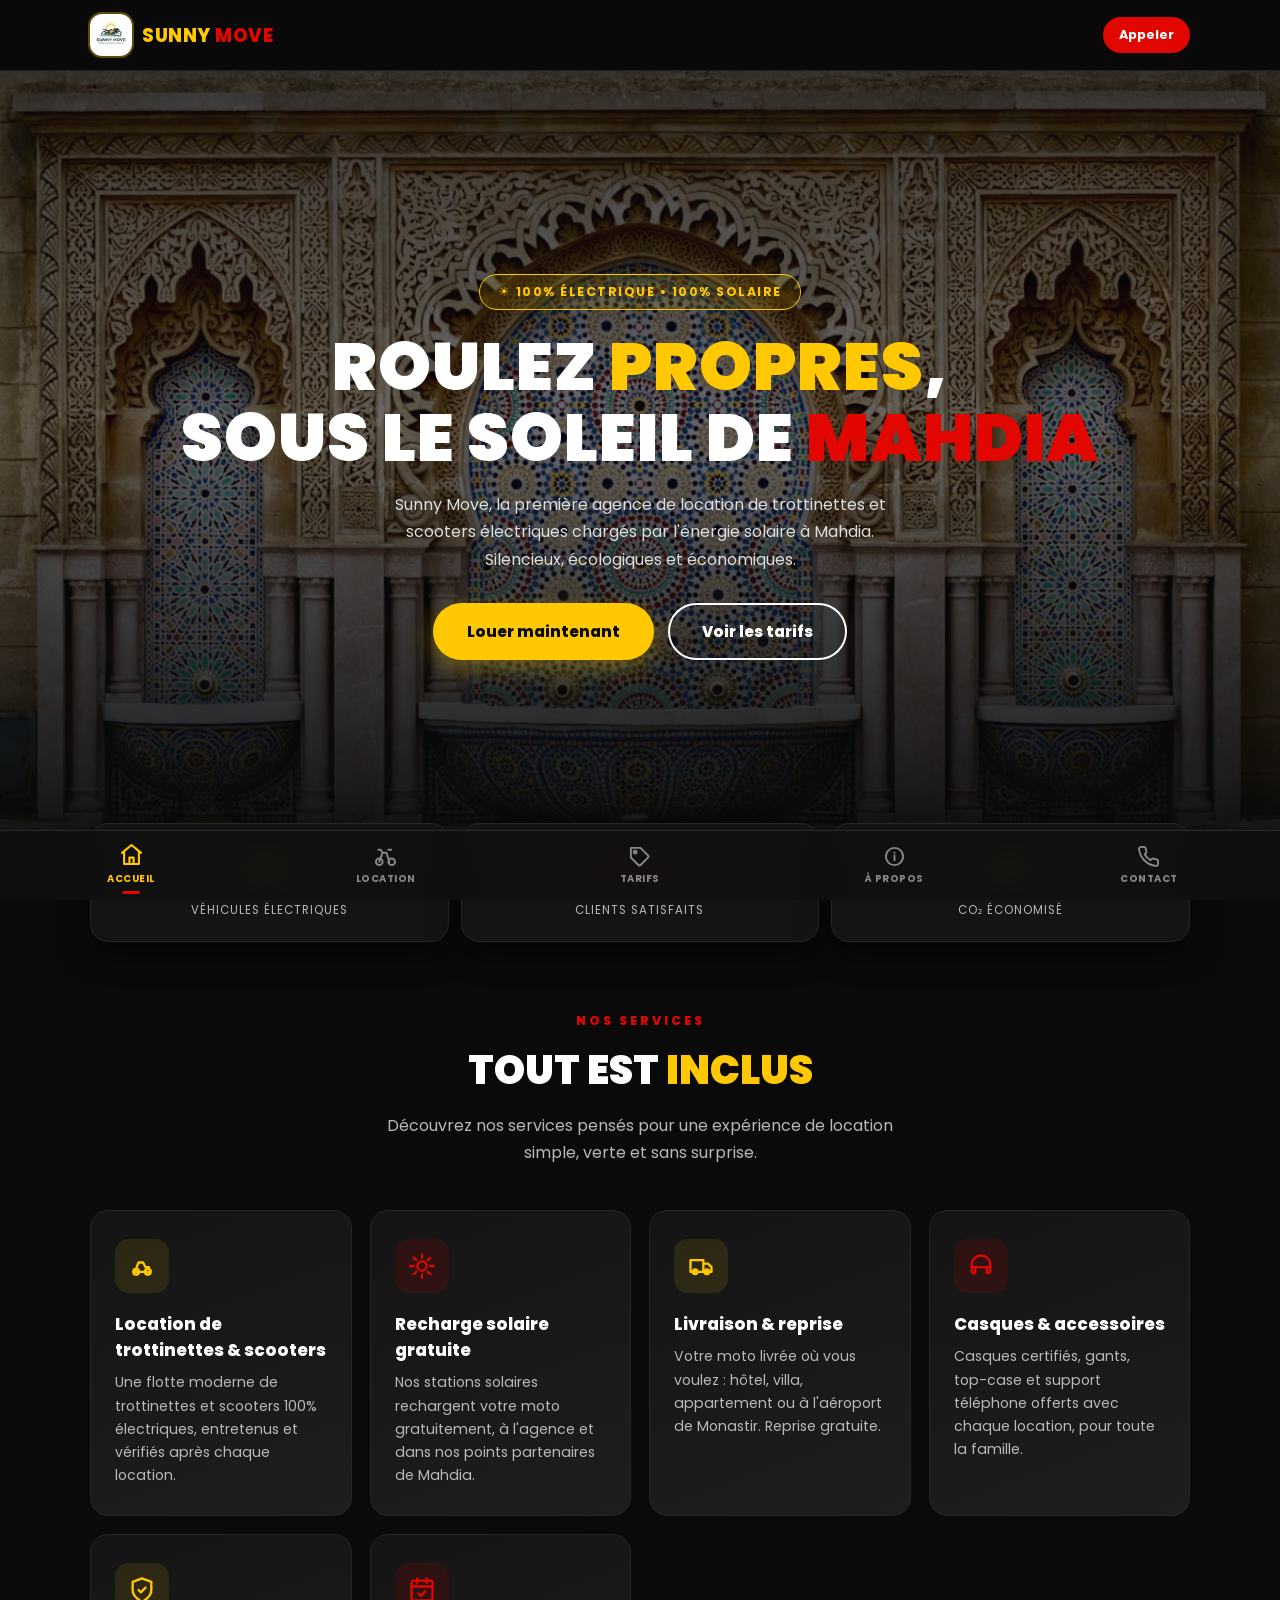
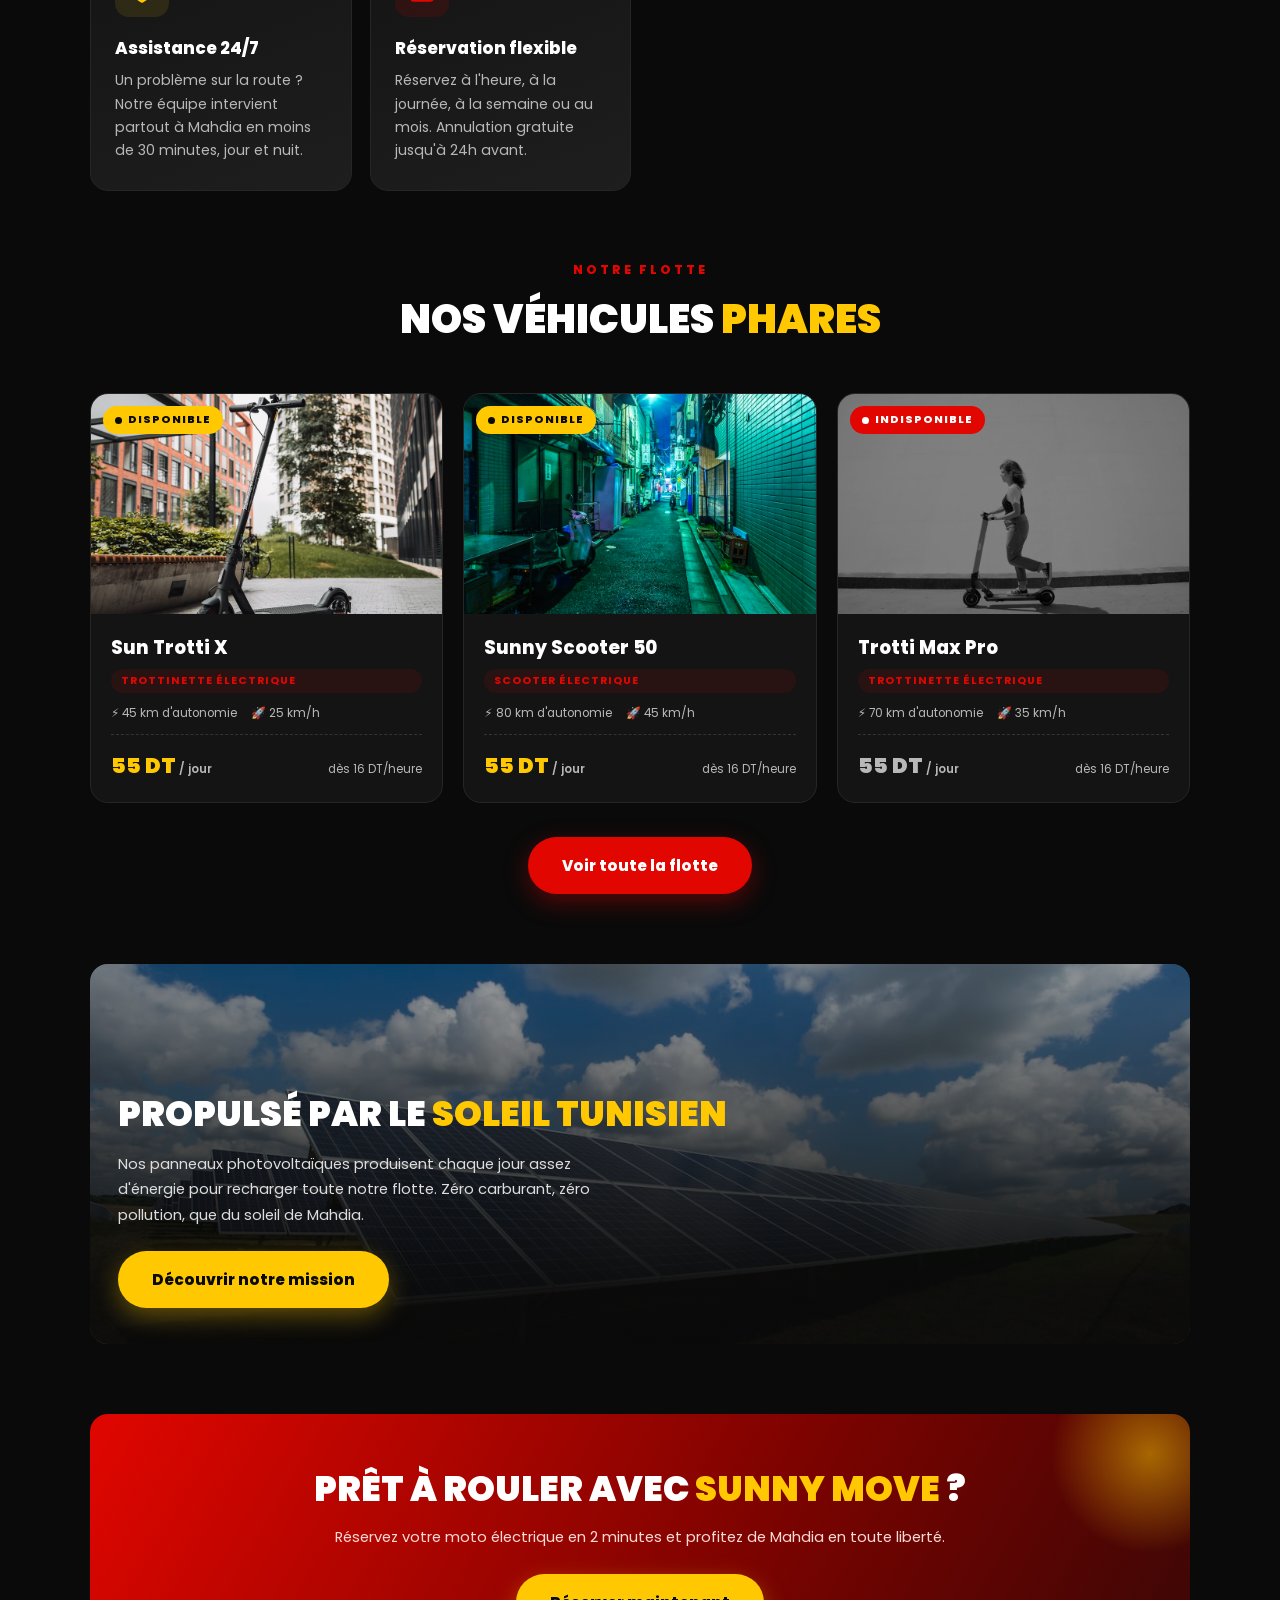
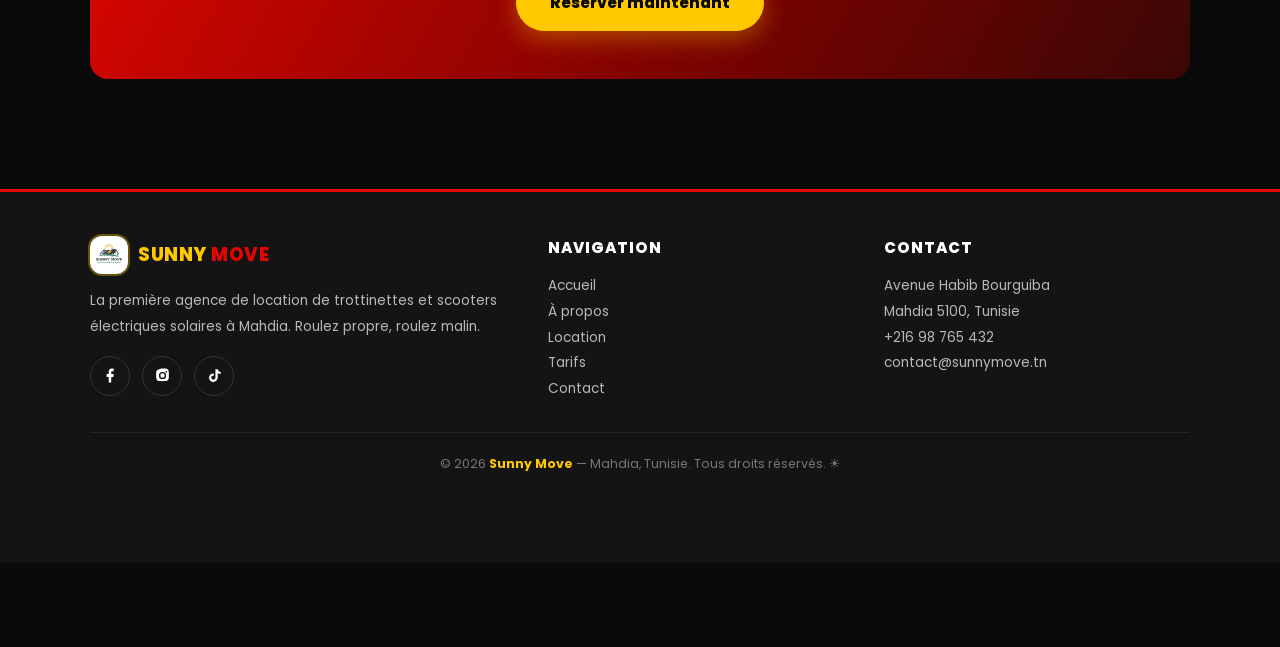
<file: index.html>
<!DOCTYPE html>
<html lang="fr">
<head>
  <meta charset="UTF-8">
  <meta name="viewport" content="width=device-width, initial-scale=1.0, viewport-fit=cover">
  <meta name="theme-color" content="#0a0a0a">
  <meta name="description" content="Sunny Move - Location de trottinettes et scooters électriques chargés à l'énergie solaire à Mahdia, Tunisie.">
  <title>Sunny Move | Accueil</title>
  <link rel="manifest" href="manifest.json">
  <link rel="icon" href="icons/icon-192.png">
  <link rel="preconnect" href="https://fonts.googleapis.com">
  <link href="https://fonts.googleapis.com/css2?family=Poppins:wght@400;600;700;800;900&display=swap" rel="stylesheet">
  <link rel="stylesheet" href="css/style.css">
</head>
<body data-page="accueil">

  <header class="header">
    <div class="container header-inner">
      <a href="index.html" class="logo">
        <img src="images/logo.jpg" alt="Logo Sunny Move" class="logo-img">
        <span><span class="sun">SUNNY</span> <span class="move">MOVE</span></span>
      </a>
      <a href="tel:+21698765432" class="header-phone">Appeler</a>
    </div>
  </header>

  <section class="hero">
    <div class="container hero-content">
      <span class="badge-solaire">☀ 100% Électrique • 100% Solaire</span>
      <h1>Roulez <span class="titre-jaune">propres</span>,<br>sous le soleil de <span class="titre-rouge">Mahdia</span></h1>
      <p>Sunny Move, la première agence de location de trottinettes et scooters électriques chargés par l'énergie solaire à Mahdia. Silencieux, écologiques et économiques.</p>
      <div class="btn-group">
        <a href="location.html" class="btn btn-jaune">Louer maintenant</a>
        <a href="tarifs.html" class="btn btn-outline">Voir les tarifs</a>
      </div>
    </div>
  </section>

  <div class="container">
    <div class="stats reveal">
      <div class="stat-card"><div class="num">15+</div><div class="label">Véhicules électriques</div></div>
      <div class="stat-card"><div class="num">1200+</div><div class="label">Clients satisfaits</div></div>
      <div class="stat-card"><div class="num">8T</div><div class="label">CO₂ économisé</div></div>
    </div>
  </div>

  <section class="section" id="services">
    <div class="container">
      <div class="section-head reveal">
        <span class="kicker">Nos services</span>
        <h2>Tout est <span>inclus</span></h2>
        <p>Découvrez nos services pensés pour une expérience de location simple, verte et sans surprise.</p>
      </div>
      <div class="services-grid">
        <div class="service-card reveal">
          <div class="service-icon"><svg viewBox="0 0 24 24"><path d="M5 17h14M6 17l3-8h4l2 4h3"/><circle cx="7" cy="17" r="2.5"/><circle cx="17" cy="17" r="2.5"/></svg></div>
          <h3>Location de trottinettes &amp; scooters</h3>
          <p>Une flotte moderne de trottinettes et scooters 100% électriques, entretenus et vérifiés après chaque location.</p>
        </div>
        <div class="service-card reveal">
          <div class="service-icon"><svg viewBox="0 0 24 24"><circle cx="12" cy="12" r="4"/><path d="M12 2v3M12 19v3M2 12h3M19 12h3M4.9 4.9l2.1 2.1M17 17l2.1 2.1M4.9 19.1L7 17M17 7l2.1-2.1"/></svg></div>
          <h3>Recharge solaire gratuite</h3>
          <p>Nos stations solaires rechargent votre moto gratuitement, à l'agence et dans nos points partenaires de Mahdia.</p>
        </div>
        <div class="service-card reveal">
          <div class="service-icon"><svg viewBox="0 0 24 24"><path d="M3 7h11v10H3zM14 10h4l3 3v4h-7z"/><circle cx="7" cy="17" r="2"/><circle cx="17" cy="17" r="2"/></svg></div>
          <h3>Livraison &amp; reprise</h3>
          <p>Votre moto livrée où vous voulez : hôtel, villa, appartement ou à l'aéroport de Monastir. Reprise gratuite.</p>
        </div>
        <div class="service-card reveal">
          <div class="service-icon"><svg viewBox="0 0 24 24"><path d="M12 3a8 8 0 0 1 8 8v2H4v-2a8 8 0 0 1 8-8zM4 13v3a2 2 0 0 0 2 2h1v-5M20 13v3a2 2 0 0 1-2 2h-1v-5"/></svg></div>
          <h3>Casques &amp; accessoires</h3>
          <p>Casques certifiés, gants, top-case et support téléphone offerts avec chaque location, pour toute la famille.</p>
        </div>
        <div class="service-card reveal">
          <div class="service-icon"><svg viewBox="0 0 24 24"><path d="M12 22s8-3.5 8-10V5l-8-3-8 3v7c0 6.5 8 10 8 10z"/><path d="M9 12l2 2 4-4"/></svg></div>
          <h3>Assistance 24/7</h3>
          <p>Un problème sur la route ? Notre équipe intervient partout à Mahdia en moins de 30 minutes, jour et nuit.</p>
        </div>
        <div class="service-card reveal">
          <div class="service-icon"><svg viewBox="0 0 24 24"><rect x="3" y="4" width="18" height="17" rx="2"/><path d="M8 2v4M16 2v4M3 9h18M9 15l2 2 4-4"/></svg></div>
          <h3>Réservation flexible</h3>
          <p>Réservez à l'heure, à la journée, à la semaine ou au mois. Annulation gratuite jusqu'à 24h avant.</p>
        </div>
      </div>
    </div>
  </section>

  <section class="section" style="padding-top:0">
    <div class="container">
      <div class="section-head reveal">
        <span class="kicker">Notre flotte</span>
        <h2>Nos véhicules <span>phares</span></h2>
      </div>
      <div class="motos-grid">
        <article class="moto-card reveal">
          <div class="moto-photo">
            <img src="images/trotti1.jpg" alt="Sun Trotti X" loading="lazy">
            <span class="moto-badge dispo"><span class="moto-dot"></span>Disponible</span>
          </div>
          <div class="moto-body">
            <h3>Sun Trotti X</h3>
            <span class="moto-type">Trottinette électrique</span>
            <div class="moto-specs">
              <span>⚡ 45 km d'autonomie</span>
              <span>🚀 25 km/h</span>
            </div>
            <div class="moto-prix">
              <span class="prix">55 DT<small> / jour</small></span>
              <span class="par">dès 16 DT/heure</span>
            </div>
          </div>
        </article>
        <article class="moto-card reveal">
          <div class="moto-photo">
            <img src="images/scooter1.jpg" alt="Sunny Scooter 50" loading="lazy">
            <span class="moto-badge dispo"><span class="moto-dot"></span>Disponible</span>
          </div>
          <div class="moto-body">
            <h3>Sunny Scooter 50</h3>
            <span class="moto-type">Scooter électrique</span>
            <div class="moto-specs">
              <span>⚡ 80 km d'autonomie</span>
              <span>🚀 45 km/h</span>
            </div>
            <div class="moto-prix">
              <span class="prix">55 DT<small> / jour</small></span>
              <span class="par">dès 16 DT/heure</span>
            </div>
          </div>
        </article>
        <article class="moto-card indisponible reveal">
          <div class="moto-photo">
            <img src="images/trotti3.jpg" alt="Trotti Max Pro" loading="lazy">
            <span class="moto-badge indispo"><span class="moto-dot"></span>Indisponible</span>
          </div>
          <div class="moto-body">
            <h3>Trotti Max Pro</h3>
            <span class="moto-type">Trottinette électrique</span>
            <div class="moto-specs">
              <span>⚡ 70 km d'autonomie</span>
              <span>🚀 35 km/h</span>
            </div>
            <div class="moto-prix">
              <span class="prix">55 DT<small> / jour</small></span>
              <span class="par">dès 16 DT/heure</span>
            </div>
          </div>
        </article>
      </div>
      <div style="text-align:center;margin-top:34px" class="reveal">
        <a href="location.html" class="btn btn-rouge">Voir toute la flotte</a>
      </div>
    </div>
  </section>

  <section class="section" style="padding-top:0">
    <div class="container">
      <div class="solar-section reveal">
        <div class="solar-content">
          <h2>Propulsé par le <span>soleil tunisien</span></h2>
          <p>Nos panneaux photovoltaïques produisent chaque jour assez d'énergie pour recharger toute notre flotte. Zéro carburant, zéro pollution, que du soleil de Mahdia.</p>
          <a href="apropos.html" class="btn btn-jaune">Découvrir notre mission</a>
        </div>
      </div>
    </div>
  </section>

  <section class="section" style="padding-top:0">
    <div class="container">
      <div class="cta-band reveal">
        <h2>Prêt à rouler avec <span>Sunny Move</span> ?</h2>
        <p>Réservez votre moto électrique en 2 minutes et profitez de Mahdia en toute liberté.</p>
        <a href="contact.html" class="btn btn-jaune">Réserver maintenant</a>
      </div>
    </div>
  </section>

  <footer class="footer">
    <div class="container">
      <div class="footer-grid">
        <div>
          <a href="index.html" class="logo" style="margin-bottom:14px">
            <img src="images/logo.jpg" alt="Logo Sunny Move" class="logo-img logo-img-footer">
            <span><span class="sun">SUNNY</span> <span class="move">MOVE</span></span>
          </a>
          <p>La première agence de location de trottinettes et scooters électriques solaires à Mahdia. Roulez propre, roulez malin.</p>
          <div class="socials">
            <a href="#" aria-label="Facebook"><svg viewBox="0 0 24 24"><path d="M13 22v-8h3l.5-4H13V7.5c0-1.1.3-1.5 1.6-1.5H16.5V2.2C15.9 2.1 15 2 13.9 2 11.2 2 9.5 3.7 9.5 6.7V10H6.5v4h3v8h3.5z"/></svg></a>
            <a href="#" aria-label="Instagram"><svg viewBox="0 0 24 24"><path d="M12 2c2.7 0 3 .01 4.1.06 2.8.13 4.7 2 4.84 4.84.05 1.1.06 1.4.06 4.1s-.01 3-.06 4.1c-.13 2.8-2 4.7-4.84 4.84-1.1.05-1.4.06-4.1.06s-3-.01-4.1-.06c-2.8-.13-4.7-2-4.84-4.84C3.01 15 3 14.7 3 12s.01-3 .06-4.1C3.19 5.06 5.06 3.19 7.9 3.06 9 3.01 9.3 2 12 2zm0 4.9a5.1 5.1 0 1 0 0 10.2 5.1 5.1 0 0 0 0-10.2zm0 2a3.1 3.1 0 1 1 0 6.2 3.1 3.1 0 0 1 0-6.2zm5.4-3.3a1.2 1.2 0 1 0 0 2.4 1.2 1.2 0 0 0 0-2.4z"/></svg></a>
            <a href="#" aria-label="TikTok"><svg viewBox="0 0 24 24"><path d="M16.6 3c.4 2.2 1.8 3.6 4 3.8v3c-1.5 0-2.9-.5-4-1.3v6.1c0 3.9-2.7 6.4-6.2 6.4A6 6 0 0 1 4.3 15c0-3.5 2.9-6.1 6.6-5.8v3.1c-1.9-.4-3.5.7-3.5 2.6 0 1.7 1.3 2.9 2.9 2.9 1.8 0 3-1.3 3-3.3V3h3.3z"/></svg></a>
          </div>
        </div>
        <div>
          <h4>Navigation</h4>
          <ul>
            <li><a href="index.html">Accueil</a></li>
            <li><a href="apropos.html">À propos</a></li>
            <li><a href="location.html">Location</a></li>
            <li><a href="tarifs.html">Tarifs</a></li>
            <li><a href="contact.html">Contact</a></li>
          </ul>
        </div>
        <div>
          <h4>Contact</h4>
          <ul>
            <li>Avenue Habib Bourguiba<br>Mahdia 5100, Tunisie</li>
            <li><a href="tel:+21698765432">+216 98 765 432</a></li>
            <li><a href="mailto:contact@sunnymove.tn">contact@sunnymove.tn</a></li>
          </ul>
        </div>
      </div>
      <div class="footer-bottom">
        © <span id="annee">2026</span> <strong>Sunny Move</strong> — Mahdia, Tunisie. Tous droits réservés. ☀
      </div>
    </div>
  </footer>

  <nav class="bottom-nav">
    <a href="index.html" class="nav-item actif">
      <svg viewBox="0 0 24 24"><path d="M3 10.5 12 3l9 7.5"/><path d="M5 9.5V21h14V9.5"/><path d="M10 21v-6h4v6"/></svg>
      Accueil
    </a>
    <a href="location.html" class="nav-item">
      <svg viewBox="0 0 24 24"><circle cx="5.5" cy="17.5" r="3.5"/><circle cx="18.5" cy="17.5" r="3.5"/><path d="M5.5 17.5 9 8h4M13 8l3 9.5M9 8 7 5H4.5M15 5h3"/></svg>
      Location
    </a>
    <a href="tarifs.html" class="nav-item">
      <svg viewBox="0 0 24 24"><path d="M20.6 13.4 13.4 20.6a2 2 0 0 1-2.8 0L3 13V3h10l7.6 7.6a2 2 0 0 1 0 2.8z"/><circle cx="7.5" cy="7.5" r="1.5"/></svg>
      Tarifs
    </a>
    <a href="apropos.html" class="nav-item">
      <svg viewBox="0 0 24 24"><circle cx="12" cy="12" r="9"/><path d="M12 8h.01M12 11v5"/></svg>
      À propos
    </a>
    <a href="contact.html" class="nav-item">
      <svg viewBox="0 0 24 24"><path d="M22 16.9v3a2 2 0 0 1-2.2 2A19.8 19.8 0 0 1 2.1 4.2 2 2 0 0 1 4.1 2h3a2 2 0 0 1 2 1.7c.13.96.36 1.9.7 2.8a2 2 0 0 1-.45 2.1L8.1 9.9a16 16 0 0 0 6 6l1.3-1.25a2 2 0 0 1 2.1-.45c.9.34 1.84.57 2.8.7A2 2 0 0 1 22 16.9z"/></svg>
      Contact
    </a>
  </nav>

  <script src="js/main.js"></script>
</body>
</html>
</file>
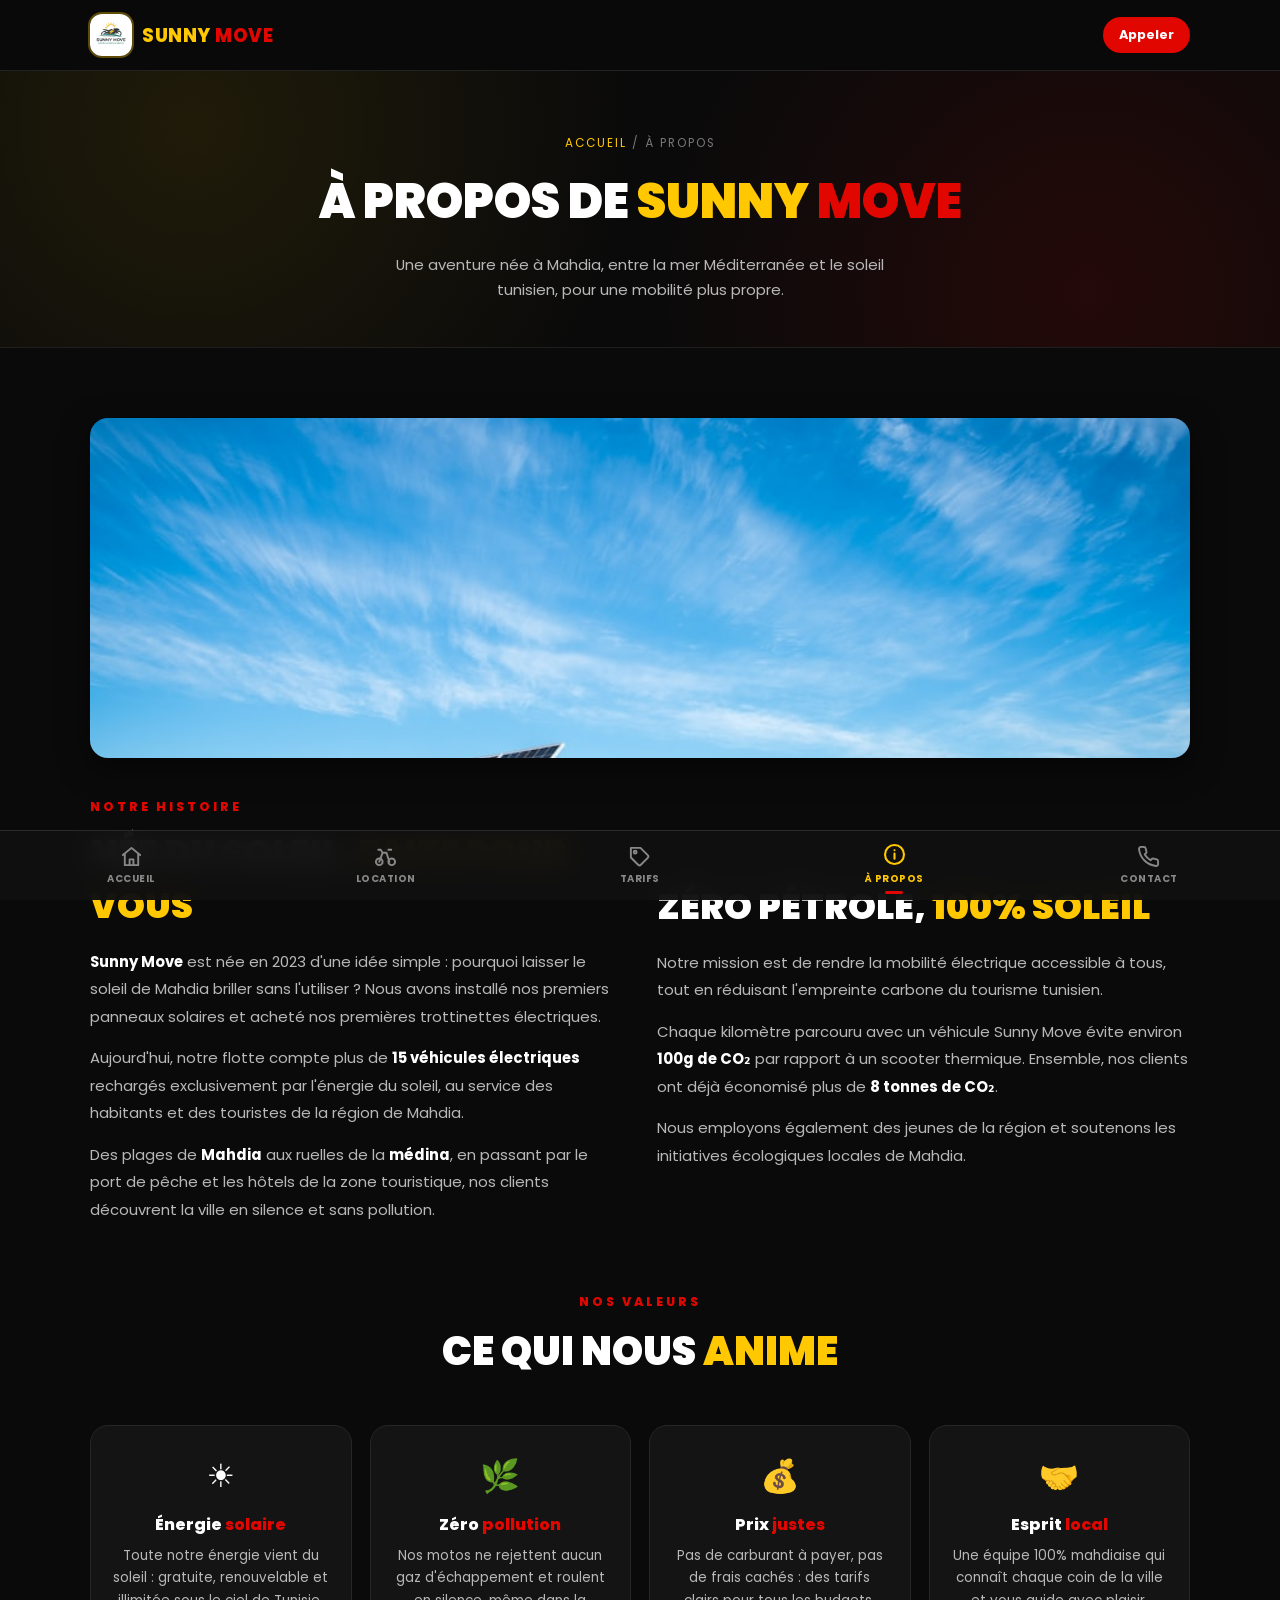
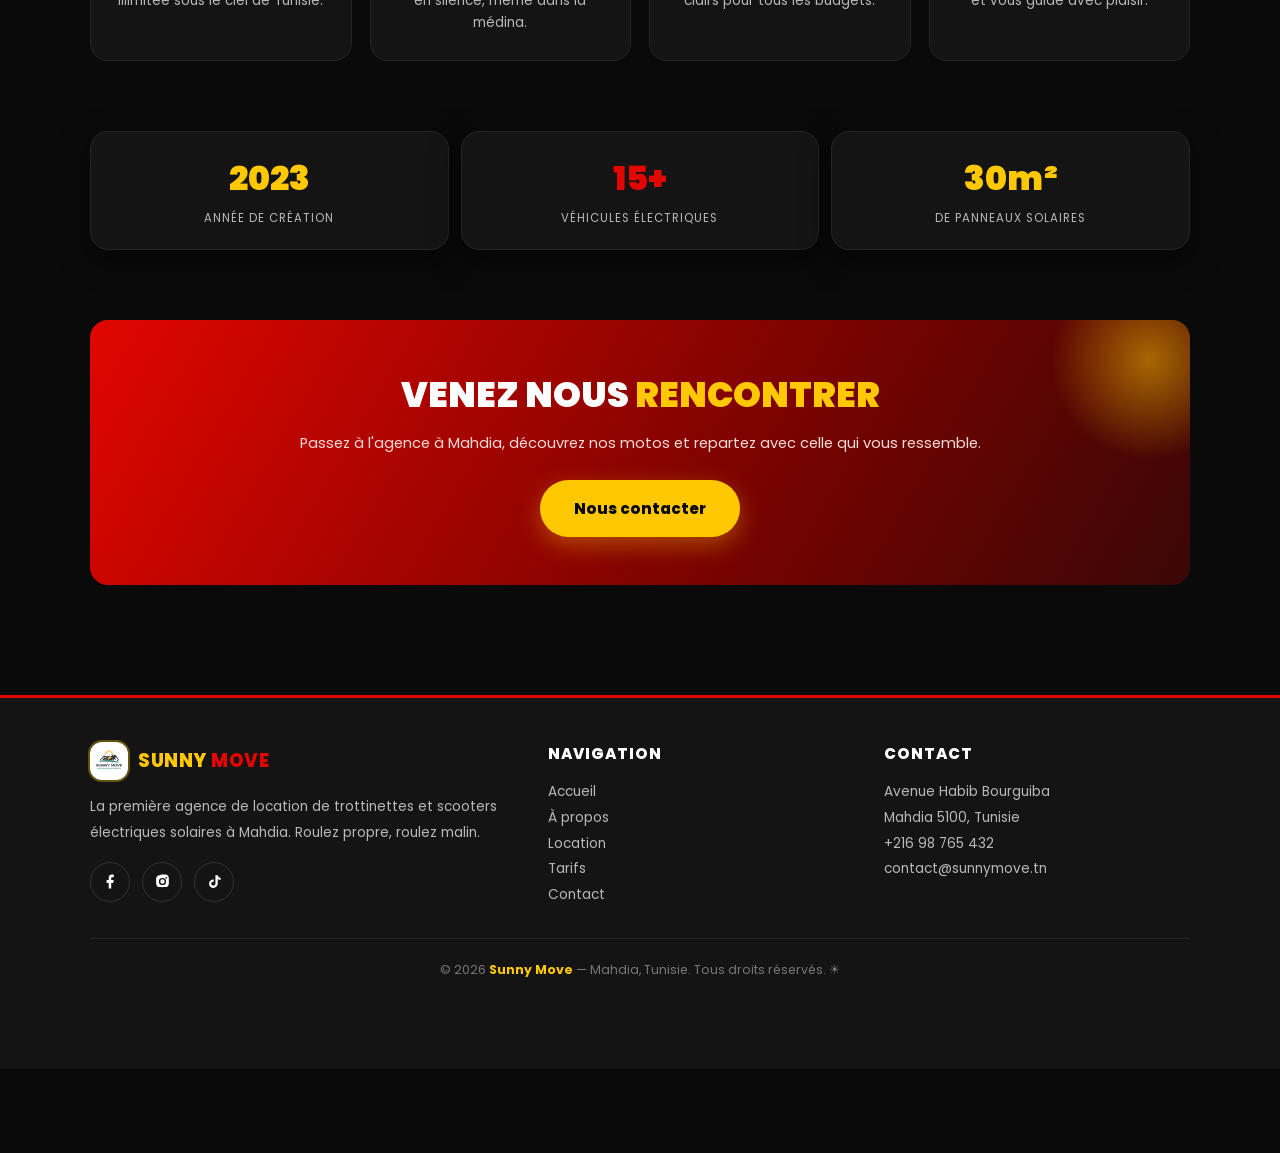
<file: apropos.html>
<!DOCTYPE html>
<html lang="fr">
<head>
  <meta charset="UTF-8">
  <meta name="viewport" content="width=device-width, initial-scale=1.0, viewport-fit=cover">
  <meta name="theme-color" content="#0a0a0a">
  <meta name="description" content="À propos de Sunny Move - Agence de location de trottinettes et scooters électriques solaires à Mahdia, Tunisie.">
  <title>Sunny Move | À propos</title>
  <link rel="manifest" href="manifest.json">
  <link rel="icon" href="icons/icon-192.png">
  <link rel="preconnect" href="https://fonts.googleapis.com">
  <link href="https://fonts.googleapis.com/css2?family=Poppins:wght@400;600;700;800;900&display=swap" rel="stylesheet">
  <link rel="stylesheet" href="css/style.css">
</head>
<body data-page="apropos">

  <header class="header">
    <div class="container header-inner">
      <a href="index.html" class="logo">
        <img src="images/logo.jpg" alt="Logo Sunny Move" class="logo-img">
        <span><span class="sun">SUNNY</span> <span class="move">MOVE</span></span>
      </a>
      <a href="tel:+21698765432" class="header-phone">Appeler</a>
    </div>
  </header>

  <section class="page-hero">
    <div class="container">
      <span class="breadcrumb"><a href="index.html">Accueil</a> / À propos</span>
      <h1>À propos de <span>Sunny</span> <span class="rouge">Move</span></h1>
      <p>Une aventure née à Mahdia, entre la mer Méditerranée et le soleil tunisien, pour une mobilité plus propre.</p>
    </div>
  </section>

  <section class="section">
    <div class="container">
      <div class="about-hero-img reveal">
        <img src="images/solar2.jpg" alt="Panneaux solaires Sunny Move">
      </div>
      <div class="about-grid">
        <div class="about-text reveal">
          <span class="kicker">Notre histoire</span>
          <h2>Née du soleil, <span>faite pour vous</span></h2>
          <p><strong>Sunny Move</strong> est née en 2023 d'une idée simple : pourquoi laisser le soleil de Mahdia briller sans l'utiliser ? Nous avons installé nos premiers panneaux solaires et acheté nos premières trottinettes électriques.</p>
          <p>Aujourd'hui, notre flotte compte plus de <strong>15 véhicules électriques</strong> rechargés exclusivement par l'énergie du soleil, au service des habitants et des touristes de la région de Mahdia.</p>
          <p>Des plages de <strong>Mahdia</strong> aux ruelles de la <strong>médina</strong>, en passant par le port de pêche et les hôtels de la zone touristique, nos clients découvrent la ville en silence et sans pollution.</p>
        </div>
        <div class="about-text reveal">
          <span class="kicker">Notre mission</span>
          <h2>Zéro pétrole, <span>100% soleil</span></h2>
          <p>Notre mission est de rendre la mobilité électrique accessible à tous, tout en réduisant l'empreinte carbone du tourisme tunisien.</p>
          <p>Chaque kilomètre parcouru avec un véhicule Sunny Move évite environ <strong>100g de CO₂</strong> par rapport à un scooter thermique. Ensemble, nos clients ont déjà économisé plus de <strong>8 tonnes de CO₂</strong>.</p>
          <p>Nous employons également des jeunes de la région et soutenons les initiatives écologiques locales de Mahdia.</p>
        </div>
      </div>

      <div class="section-head reveal">
        <span class="kicker">Nos valeurs</span>
        <h2>Ce qui nous <span>anime</span></h2>
      </div>
      <div class="valeurs-grid">
        <div class="valeur-card reveal">
          <span class="emoji">☀️</span>
          <h3>Énergie <span>solaire</span></h3>
          <p>Toute notre énergie vient du soleil : gratuite, renouvelable et illimitée sous le ciel de Tunisie.</p>
        </div>
        <div class="valeur-card reveal">
          <span class="emoji">🌿</span>
          <h3>Zéro <span>pollution</span></h3>
          <p>Nos motos ne rejettent aucun gaz d'échappement et roulent en silence, même dans la médina.</p>
        </div>
        <div class="valeur-card reveal">
          <span class="emoji">💰</span>
          <h3>Prix <span>justes</span></h3>
          <p>Pas de carburant à payer, pas de frais cachés : des tarifs clairs pour tous les budgets.</p>
        </div>
        <div class="valeur-card reveal">
          <span class="emoji">🤝</span>
          <h3>Esprit <span>local</span></h3>
          <p>Une équipe 100% mahdiaise qui connaît chaque coin de la ville et vous guide avec plaisir.</p>
        </div>
      </div>
    </div>
  </section>

  <section class="section" style="padding-top:0">
    <div class="container">
      <div class="stats reveal" style="margin-top:0">
        <div class="stat-card"><div class="num">2023</div><div class="label">Année de création</div></div>
        <div class="stat-card"><div class="num">15+</div><div class="label">Véhicules électriques</div></div>
        <div class="stat-card"><div class="num">30m²</div><div class="label">De panneaux solaires</div></div>
      </div>
    </div>
  </section>

  <section class="section" style="padding-top:0">
    <div class="container">
      <div class="cta-band reveal">
        <h2>Venez nous <span>rencontrer</span></h2>
        <p>Passez à l'agence à Mahdia, découvrez nos motos et repartez avec celle qui vous ressemble.</p>
        <a href="contact.html" class="btn btn-jaune">Nous contacter</a>
      </div>
    </div>
  </section>

  <footer class="footer">
    <div class="container">
      <div class="footer-grid">
        <div>
          <a href="index.html" class="logo" style="margin-bottom:14px">
            <img src="images/logo.jpg" alt="Logo Sunny Move" class="logo-img logo-img-footer">
            <span><span class="sun">SUNNY</span> <span class="move">MOVE</span></span>
          </a>
          <p>La première agence de location de trottinettes et scooters électriques solaires à Mahdia. Roulez propre, roulez malin.</p>
          <div class="socials">
            <a href="#" aria-label="Facebook"><svg viewBox="0 0 24 24"><path d="M13 22v-8h3l.5-4H13V7.5c0-1.1.3-1.5 1.6-1.5H16.5V2.2C15.9 2.1 15 2 13.9 2 11.2 2 9.5 3.7 9.5 6.7V10H6.5v4h3v8h3.5z"/></svg></a>
            <a href="#" aria-label="Instagram"><svg viewBox="0 0 24 24"><path d="M12 2c2.7 0 3 .01 4.1.06 2.8.13 4.7 2 4.84 4.84.05 1.1.06 1.4.06 4.1s-.01 3-.06 4.1c-.13 2.8-2 4.7-4.84 4.84-1.1.05-1.4.06-4.1.06s-3-.01-4.1-.06c-2.8-.13-4.7-2-4.84-4.84C3.01 15 3 14.7 3 12s.01-3 .06-4.1C3.19 5.06 5.06 3.19 7.9 3.06 9 3.01 9.3 2 12 2zm0 4.9a5.1 5.1 0 1 0 0 10.2 5.1 5.1 0 0 0 0-10.2zm0 2a3.1 3.1 0 1 1 0 6.2 3.1 3.1 0 0 1 0-6.2zm5.4-3.3a1.2 1.2 0 1 0 0 2.4 1.2 1.2 0 0 0 0-2.4z"/></svg></a>
            <a href="#" aria-label="TikTok"><svg viewBox="0 0 24 24"><path d="M16.6 3c.4 2.2 1.8 3.6 4 3.8v3c-1.5 0-2.9-.5-4-1.3v6.1c0 3.9-2.7 6.4-6.2 6.4A6 6 0 0 1 4.3 15c0-3.5 2.9-6.1 6.6-5.8v3.1c-1.9-.4-3.5.7-3.5 2.6 0 1.7 1.3 2.9 2.9 2.9 1.8 0 3-1.3 3-3.3V3h3.3z"/></svg></a>
          </div>
        </div>
        <div>
          <h4>Navigation</h4>
          <ul>
            <li><a href="index.html">Accueil</a></li>
            <li><a href="apropos.html">À propos</a></li>
            <li><a href="location.html">Location</a></li>
            <li><a href="tarifs.html">Tarifs</a></li>
            <li><a href="contact.html">Contact</a></li>
          </ul>
        </div>
        <div>
          <h4>Contact</h4>
          <ul>
            <li>Avenue Habib Bourguiba<br>Mahdia 5100, Tunisie</li>
            <li><a href="tel:+21698765432">+216 98 765 432</a></li>
            <li><a href="mailto:contact@sunnymove.tn">contact@sunnymove.tn</a></li>
          </ul>
        </div>
      </div>
      <div class="footer-bottom">
        © <span id="annee">2026</span> <strong>Sunny Move</strong> — Mahdia, Tunisie. Tous droits réservés. ☀
      </div>
    </div>
  </footer>

  <nav class="bottom-nav">
    <a href="index.html" class="nav-item">
      <svg viewBox="0 0 24 24"><path d="M3 10.5 12 3l9 7.5"/><path d="M5 9.5V21h14V9.5"/><path d="M10 21v-6h4v6"/></svg>
      Accueil
    </a>
    <a href="location.html" class="nav-item">
      <svg viewBox="0 0 24 24"><circle cx="5.5" cy="17.5" r="3.5"/><circle cx="18.5" cy="17.5" r="3.5"/><path d="M5.5 17.5 9 8h4M13 8l3 9.5M9 8 7 5H4.5M15 5h3"/></svg>
      Location
    </a>
    <a href="tarifs.html" class="nav-item">
      <svg viewBox="0 0 24 24"><path d="M20.6 13.4 13.4 20.6a2 2 0 0 1-2.8 0L3 13V3h10l7.6 7.6a2 2 0 0 1 0 2.8z"/><circle cx="7.5" cy="7.5" r="1.5"/></svg>
      Tarifs
    </a>
    <a href="apropos.html" class="nav-item actif">
      <svg viewBox="0 0 24 24"><circle cx="12" cy="12" r="9"/><path d="M12 8h.01M12 11v5"/></svg>
      À propos
    </a>
    <a href="contact.html" class="nav-item">
      <svg viewBox="0 0 24 24"><path d="M22 16.9v3a2 2 0 0 1-2.2 2A19.8 19.8 0 0 1 2.1 4.2 2 2 0 0 1 4.1 2h3a2 2 0 0 1 2 1.7c.13.96.36 1.9.7 2.8a2 2 0 0 1-.45 2.1L8.1 9.9a16 16 0 0 0 6 6l1.3-1.25a2 2 0 0 1 2.1-.45c.9.34 1.84.57 2.8.7A2 2 0 0 1 22 16.9z"/></svg>
      Contact
    </a>
  </nav>

  <script src="js/main.js"></script>
</body>
</html>
</file>
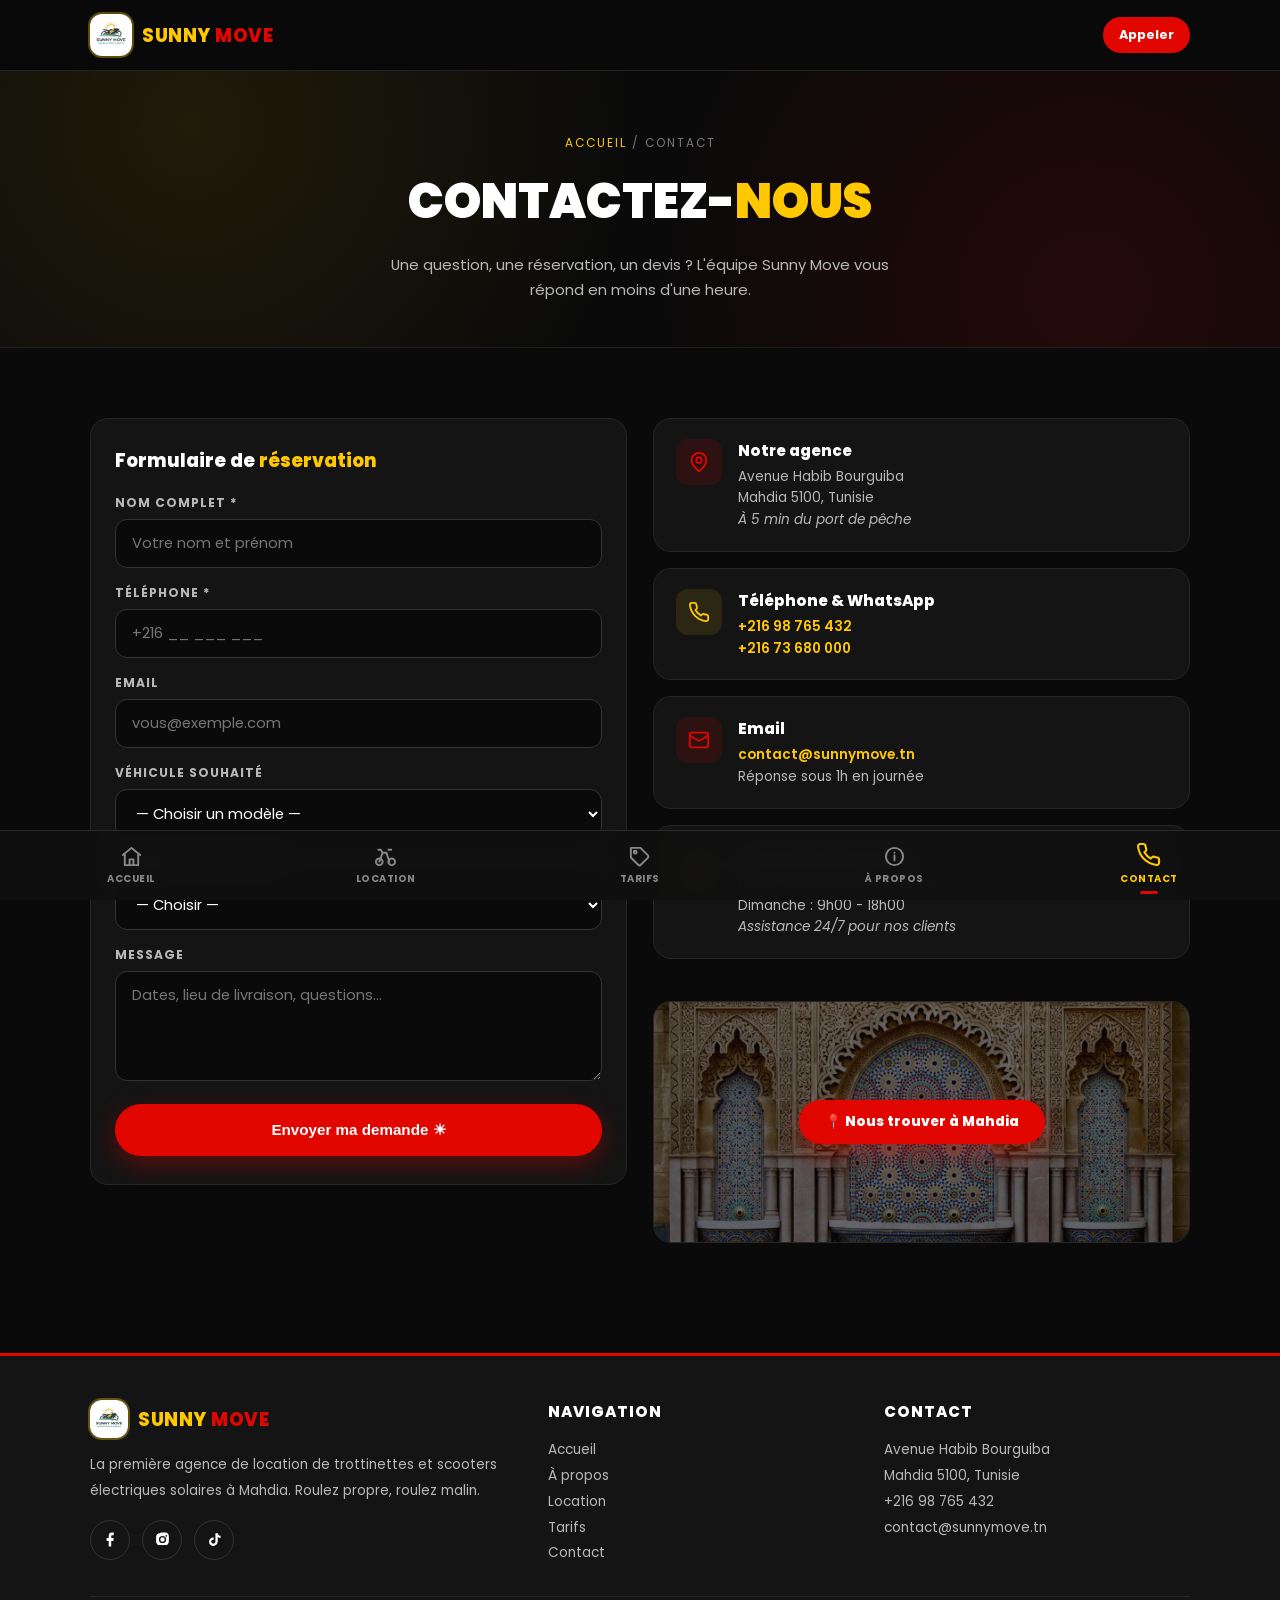
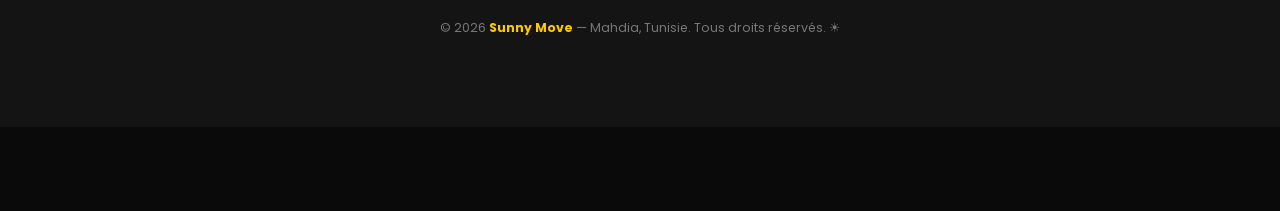
<file: contact.html>
<!DOCTYPE html>
<html lang="fr">
<head>
  <meta charset="UTF-8">
  <meta name="viewport" content="width=device-width, initial-scale=1.0, viewport-fit=cover">
  <meta name="theme-color" content="#0a0a0a">
  <meta name="description" content="Contactez Sunny Move à Mahdia : réservation de trottinettes et scooters électriques, devis, questions.">
  <title>Sunny Move | Contact</title>
  <link rel="manifest" href="manifest.json">
  <link rel="icon" href="icons/icon-192.png">
  <link rel="preconnect" href="https://fonts.googleapis.com">
  <link href="https://fonts.googleapis.com/css2?family=Poppins:wght@400;600;700;800;900&display=swap" rel="stylesheet">
  <link rel="stylesheet" href="css/style.css">
</head>
<body data-page="contact">

  <header class="header">
    <div class="container header-inner">
      <a href="index.html" class="logo">
        <img src="images/logo.jpg" alt="Logo Sunny Move" class="logo-img">
        <span><span class="sun">SUNNY</span> <span class="move">MOVE</span></span>
      </a>
      <a href="tel:+21698765432" class="header-phone">Appeler</a>
    </div>
  </header>

  <section class="page-hero">
    <div class="container">
      <span class="breadcrumb"><a href="index.html">Accueil</a> / Contact</span>
      <h1>Contactez-<span>nous</span></h1>
      <p>Une question, une réservation, un devis ? L'équipe Sunny Move vous répond en moins d'une heure.</p>
    </div>
  </section>

  <section class="section">
    <div class="container">
      <div class="contact-grid">

        <form class="contact-form reveal" id="form-contact">
          <h3>Formulaire de <span>réservation</span></h3>
          <div class="field">
            <label for="nom">Nom complet *</label>
            <input type="text" id="nom" name="nom" placeholder="Votre nom et prénom" required>
          </div>
          <div class="field">
            <label for="tel">Téléphone *</label>
            <input type="tel" id="tel" name="tel" placeholder="+216 __ ___ ___" required>
          </div>
          <div class="field">
            <label for="email">Email</label>
            <input type="email" id="email" name="email" placeholder="vous@exemple.com">
          </div>
          <div class="field">
            <label for="moto">Véhicule souhaité</label>
            <select id="moto" name="moto">
              <option value="">— Choisir un modèle —</option>
              <option>Sun Trotti X</option>
              <option>City Trotti Air</option>
              <option>Trotti Max Pro</option>
              <option>Sunny Scooter 50</option>
              <option>Eco Rider</option>
              <option>Solar Scooter 125</option>
              <option>Je ne sais pas encore</option>
            </select>
          </div>
          <div class="field">
            <label for="duree">Durée de location</label>
            <select id="duree" name="duree">
              <option value="">— Choisir —</option>
              <option>À l'heure</option>
              <option>À la journée</option>
              <option>À la semaine</option>
              <option>Au mois</option>
            </select>
          </div>
          <div class="field">
            <label for="message">Message</label>
            <textarea id="message" name="message" placeholder="Dates, lieu de livraison, questions..."></textarea>
          </div>
          <button type="submit" class="btn btn-rouge" style="width:100%">Envoyer ma demande ☀</button>
          <div class="form-success" id="form-success">
            Merci ! Votre demande a bien été envoyée. Nous vous rappelons très vite. ☀
          </div>
        </form>

        <div class="contact-info">
          <div class="info-card reveal">
            <div class="info-ico"><svg viewBox="0 0 24 24"><path d="M20 10c0 6-8 12-8 12s-8-6-8-12a8 8 0 0 1 16 0z"/><circle cx="12" cy="10" r="3"/></svg></div>
            <div>
              <h4>Notre agence</h4>
              <p>Avenue Habib Bourguiba<br>Mahdia 5100, Tunisie<br><em>À 5 min du port de pêche</em></p>
            </div>
          </div>
          <div class="info-card reveal">
            <div class="info-ico"><svg viewBox="0 0 24 24"><path d="M22 16.9v3a2 2 0 0 1-2.2 2A19.8 19.8 0 0 1 2.1 4.2 2 2 0 0 1 4.1 2h3a2 2 0 0 1 2 1.7c.13.96.36 1.9.7 2.8a2 2 0 0 1-.45 2.1L8.1 9.9a16 16 0 0 0 6 6l1.3-1.25a2 2 0 0 1 2.1-.45c.9.34 1.84.57 2.8.7A2 2 0 0 1 22 16.9z"/></svg></div>
            <div>
              <h4>Téléphone &amp; WhatsApp</h4>
              <p><a href="tel:+21698765432">+216 98 765 432</a><br><a href="tel:+21673680000">+216 73 680 000</a></p>
            </div>
          </div>
          <div class="info-card reveal">
            <div class="info-ico"><svg viewBox="0 0 24 24"><rect x="2" y="4" width="20" height="16" rx="2"/><path d="m22 7-10 6L2 7"/></svg></div>
            <div>
              <h4>Email</h4>
              <p><a href="mailto:contact@sunnymove.tn">contact@sunnymove.tn</a><br>Réponse sous 1h en journée</p>
            </div>
          </div>
          <div class="info-card reveal">
            <div class="info-ico"><svg viewBox="0 0 24 24"><circle cx="12" cy="12" r="9"/><path d="M12 7v5l3 3"/></svg></div>
            <div>
              <h4>Horaires d'ouverture</h4>
              <p>Lundi - Samedi : 8h00 - 20h00<br>Dimanche : 9h00 - 18h00<br><em>Assistance 24/7 pour nos clients</em></p>
            </div>
          </div>

          <a href="https://www.google.com/maps/search/?api=1&query=Mahdia+Tunisie" target="_blank" rel="noopener" class="map-block reveal">
            <img src="images/beach.jpg" alt="Mahdia, Tunisie">
            <div class="map-overlay"><span>📍 Nous trouver à Mahdia</span></div>
          </a>
        </div>

      </div>
    </div>
  </section>

  <footer class="footer">
    <div class="container">
      <div class="footer-grid">
        <div>
          <a href="index.html" class="logo" style="margin-bottom:14px">
            <img src="images/logo.jpg" alt="Logo Sunny Move" class="logo-img logo-img-footer">
            <span><span class="sun">SUNNY</span> <span class="move">MOVE</span></span>
          </a>
          <p>La première agence de location de trottinettes et scooters électriques solaires à Mahdia. Roulez propre, roulez malin.</p>
          <div class="socials">
            <a href="#" aria-label="Facebook"><svg viewBox="0 0 24 24"><path d="M13 22v-8h3l.5-4H13V7.5c0-1.1.3-1.5 1.6-1.5H16.5V2.2C15.9 2.1 15 2 13.9 2 11.2 2 9.5 3.7 9.5 6.7V10H6.5v4h3v8h3.5z"/></svg></a>
            <a href="#" aria-label="Instagram"><svg viewBox="0 0 24 24"><path d="M12 2c2.7 0 3 .01 4.1.06 2.8.13 4.7 2 4.84 4.84.05 1.1.06 1.4.06 4.1s-.01 3-.06 4.1c-.13 2.8-2 4.7-4.84 4.84-1.1.05-1.4.06-4.1.06s-3-.01-4.1-.06c-2.8-.13-4.7-2-4.84-4.84C3.01 15 3 14.7 3 12s.01-3 .06-4.1C3.19 5.06 5.06 3.19 7.9 3.06 9 3.01 9.3 2 12 2zm0 4.9a5.1 5.1 0 1 0 0 10.2 5.1 5.1 0 0 0 0-10.2zm0 2a3.1 3.1 0 1 1 0 6.2 3.1 3.1 0 0 1 0-6.2zm5.4-3.3a1.2 1.2 0 1 0 0 2.4 1.2 1.2 0 0 0 0-2.4z"/></svg></a>
            <a href="#" aria-label="TikTok"><svg viewBox="0 0 24 24"><path d="M16.6 3c.4 2.2 1.8 3.6 4 3.8v3c-1.5 0-2.9-.5-4-1.3v6.1c0 3.9-2.7 6.4-6.2 6.4A6 6 0 0 1 4.3 15c0-3.5 2.9-6.1 6.6-5.8v3.1c-1.9-.4-3.5.7-3.5 2.6 0 1.7 1.3 2.9 2.9 2.9 1.8 0 3-1.3 3-3.3V3h3.3z"/></svg></a>
          </div>
        </div>
        <div>
          <h4>Navigation</h4>
          <ul>
            <li><a href="index.html">Accueil</a></li>
            <li><a href="apropos.html">À propos</a></li>
            <li><a href="location.html">Location</a></li>
            <li><a href="tarifs.html">Tarifs</a></li>
            <li><a href="contact.html">Contact</a></li>
          </ul>
        </div>
        <div>
          <h4>Contact</h4>
          <ul>
            <li>Avenue Habib Bourguiba<br>Mahdia 5100, Tunisie</li>
            <li><a href="tel:+21698765432">+216 98 765 432</a></li>
            <li><a href="mailto:contact@sunnymove.tn">contact@sunnymove.tn</a></li>
          </ul>
        </div>
      </div>
      <div class="footer-bottom">
        © <span id="annee">2026</span> <strong>Sunny Move</strong> — Mahdia, Tunisie. Tous droits réservés. ☀
      </div>
    </div>
  </footer>

  <nav class="bottom-nav">
    <a href="index.html" class="nav-item">
      <svg viewBox="0 0 24 24"><path d="M3 10.5 12 3l9 7.5"/><path d="M5 9.5V21h14V9.5"/><path d="M10 21v-6h4v6"/></svg>
      Accueil
    </a>
    <a href="location.html" class="nav-item">
      <svg viewBox="0 0 24 24"><circle cx="5.5" cy="17.5" r="3.5"/><circle cx="18.5" cy="17.5" r="3.5"/><path d="M5.5 17.5 9 8h4M13 8l3 9.5M9 8 7 5H4.5M15 5h3"/></svg>
      Location
    </a>
    <a href="tarifs.html" class="nav-item">
      <svg viewBox="0 0 24 24"><path d="M20.6 13.4 13.4 20.6a2 2 0 0 1-2.8 0L3 13V3h10l7.6 7.6a2 2 0 0 1 0 2.8z"/><circle cx="7.5" cy="7.5" r="1.5"/></svg>
      Tarifs
    </a>
    <a href="apropos.html" class="nav-item">
      <svg viewBox="0 0 24 24"><circle cx="12" cy="12" r="9"/><path d="M12 8h.01M12 11v5"/></svg>
      À propos
    </a>
    <a href="contact.html" class="nav-item actif">
      <svg viewBox="0 0 24 24"><path d="M22 16.9v3a2 2 0 0 1-2.2 2A19.8 19.8 0 0 1 2.1 4.2 2 2 0 0 1 4.1 2h3a2 2 0 0 1 2 1.7c.13.96.36 1.9.7 2.8a2 2 0 0 1-.45 2.1L8.1 9.9a16 16 0 0 0 6 6l1.3-1.25a2 2 0 0 1 2.1-.45c.9.34 1.84.57 2.8.7A2 2 0 0 1 22 16.9z"/></svg>
      Contact
    </a>
  </nav>

  <script src="js/main.js"></script>
</body>
</html>
</file>
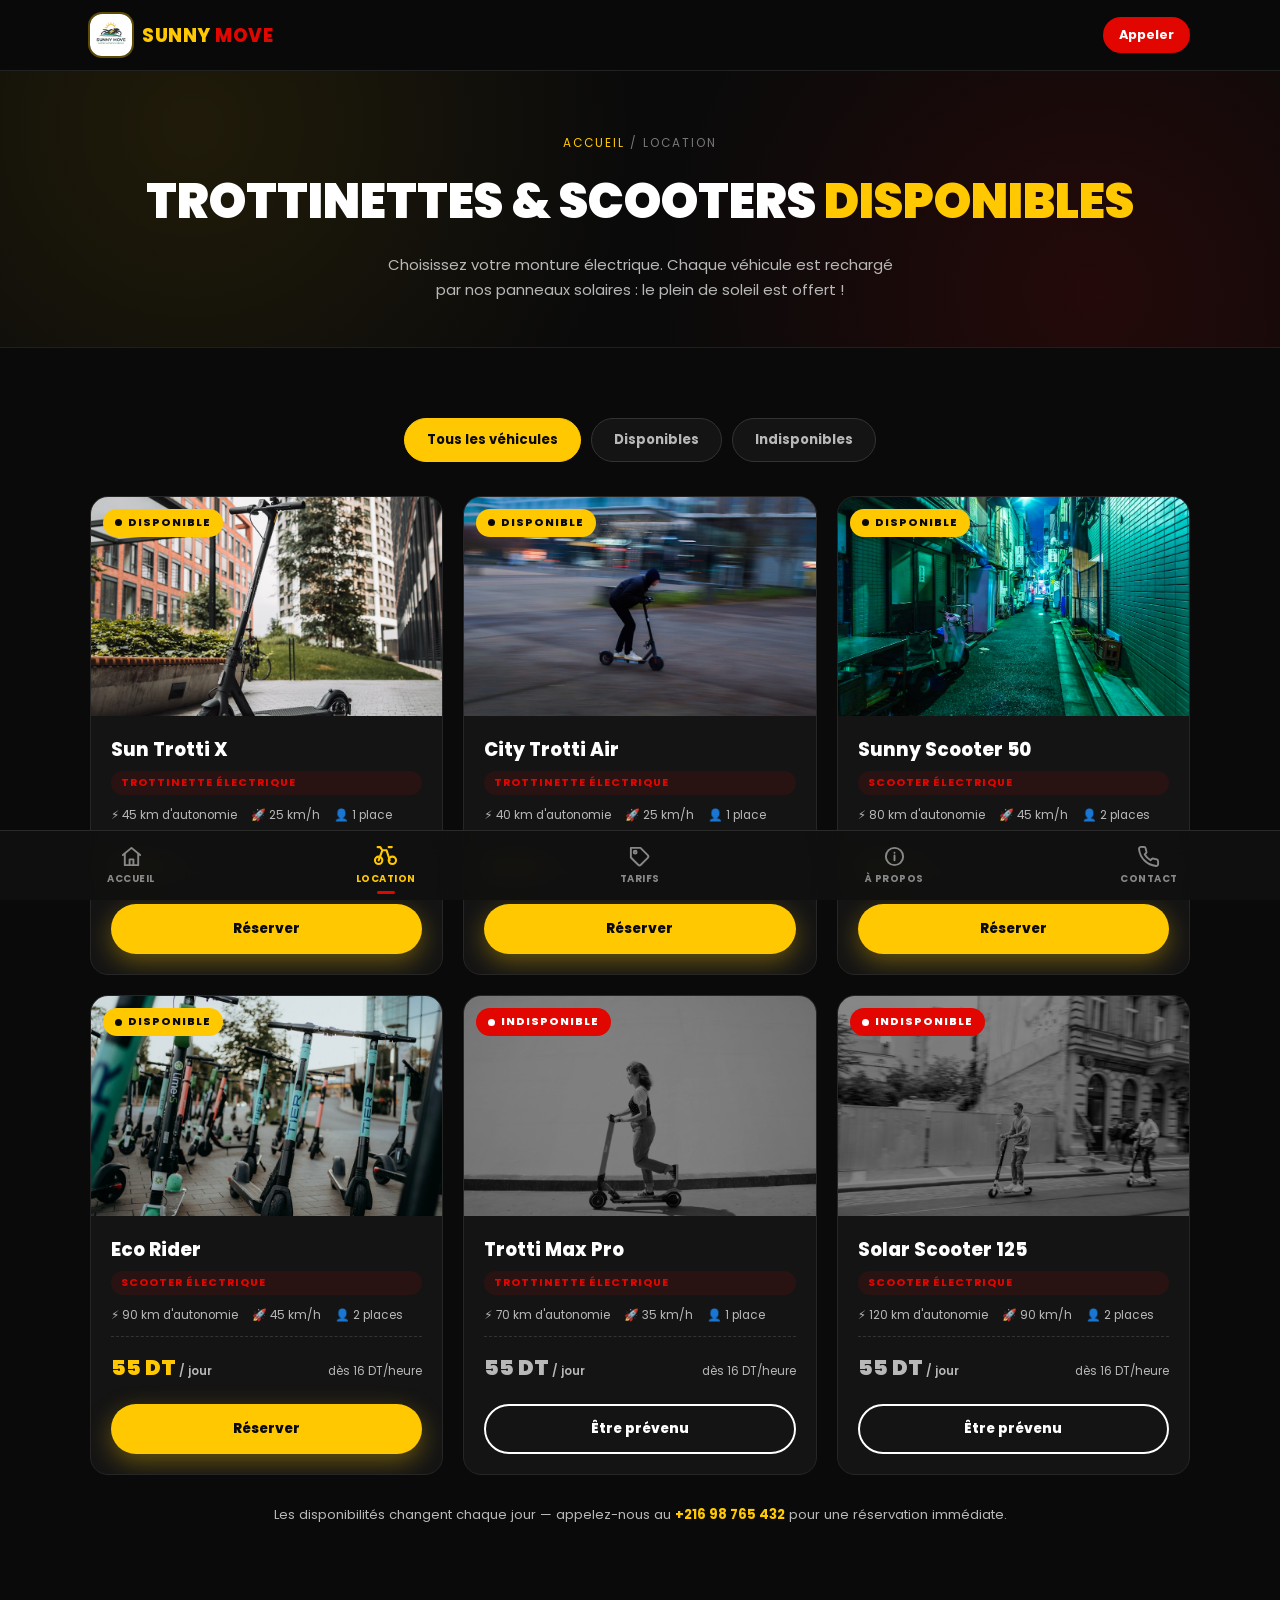
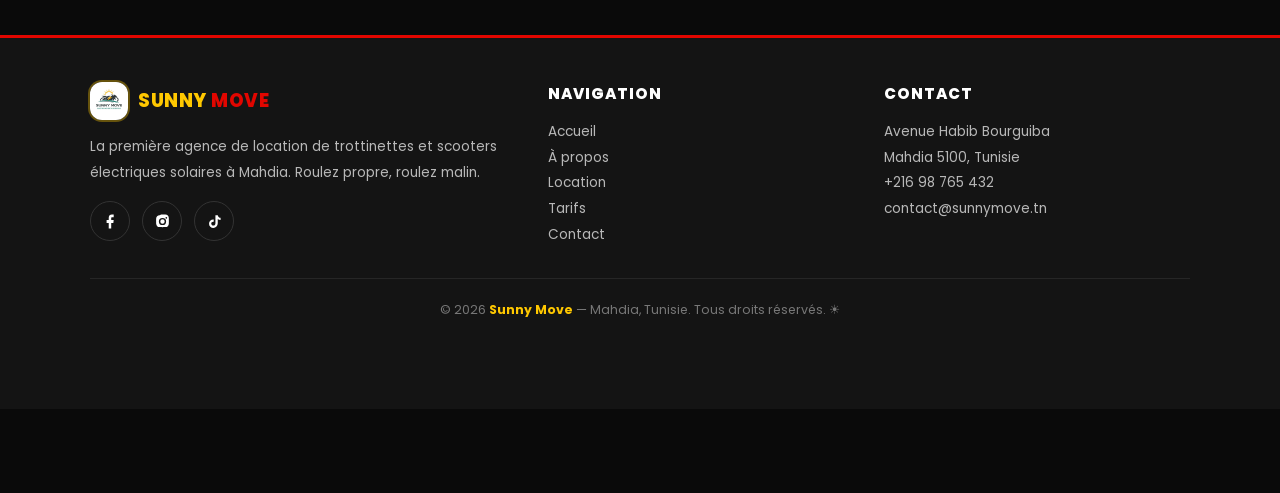
<file: location.html>
<!DOCTYPE html>
<html lang="fr">
<head>
  <meta charset="UTF-8">
  <meta name="viewport" content="width=device-width, initial-scale=1.0, viewport-fit=cover">
  <meta name="theme-color" content="#0a0a0a">
  <meta name="description" content="Louez une trottinette ou un scooter électrique à Mahdia avec Sunny Move. Disponibilités et tarifs en temps réel.">
  <title>Sunny Move | Location</title>
  <link rel="manifest" href="manifest.json">
  <link rel="icon" href="icons/icon-192.png">
  <link rel="preconnect" href="https://fonts.googleapis.com">
  <link href="https://fonts.googleapis.com/css2?family=Poppins:wght@400;600;700;800;900&display=swap" rel="stylesheet">
  <link rel="stylesheet" href="css/style.css">
</head>
<body data-page="location">

  <header class="header">
    <div class="container header-inner">
      <a href="index.html" class="logo">
        <img src="images/logo.jpg" alt="Logo Sunny Move" class="logo-img">
        <span><span class="sun">SUNNY</span> <span class="move">MOVE</span></span>
      </a>
      <a href="tel:+21698765432" class="header-phone">Appeler</a>
    </div>
  </header>

  <section class="page-hero">
    <div class="container">
      <span class="breadcrumb"><a href="index.html">Accueil</a> / Location</span>
      <h1>Trottinettes &amp; scooters <span>disponibles</span></h1>
      <p>Choisissez votre monture électrique. Chaque véhicule est rechargé par nos panneaux solaires : le plein de soleil est offert !</p>
    </div>
  </section>

  <section class="section">
    <div class="container">
      <div class="filtres reveal">
        <button class="filtre-btn actif" data-filtre="toutes">Tous les véhicules</button>
        <button class="filtre-btn" data-filtre="dispo">Disponibles</button>
        <button class="filtre-btn" data-filtre="indispo">Indisponibles</button>
      </div>

      <div class="motos-grid">

        <article class="moto-card reveal" data-etat="dispo">
          <div class="moto-photo">
            <img src="images/trotti1.jpg" alt="Sun Trotti X" loading="lazy">
            <span class="moto-badge dispo"><span class="moto-dot"></span>Disponible</span>
          </div>
          <div class="moto-body">
            <h3>Sun Trotti X</h3>
            <span class="moto-type">Trottinette électrique</span>
            <div class="moto-specs">
              <span>⚡ 45 km d'autonomie</span>
              <span>🚀 25 km/h</span>
              <span>👤 1 place</span>
            </div>
            <div class="moto-prix">
              <span class="prix">55 DT<small> / jour</small></span>
              <span class="par">dès 16 DT/heure</span>
            </div>
          </div>
          <div class="moto-actions"><a href="contact.html?moto=Sun%20Trotti%20X" class="btn btn-jaune">Réserver</a></div>
        </article>

        <article class="moto-card reveal" data-etat="dispo">
          <div class="moto-photo">
            <img src="images/trotti2.jpg" alt="City Trotti Air" loading="lazy">
            <span class="moto-badge dispo"><span class="moto-dot"></span>Disponible</span>
          </div>
          <div class="moto-body">
            <h3>City Trotti Air</h3>
            <span class="moto-type">Trottinette électrique</span>
            <div class="moto-specs">
              <span>⚡ 40 km d'autonomie</span>
              <span>🚀 25 km/h</span>
              <span>👤 1 place</span>
            </div>
            <div class="moto-prix">
              <span class="prix">55 DT<small> / jour</small></span>
              <span class="par">dès 16 DT/heure</span>
            </div>
          </div>
          <div class="moto-actions"><a href="contact.html?moto=City%20Trotti%20Air" class="btn btn-jaune">Réserver</a></div>
        </article>

        <article class="moto-card reveal" data-etat="dispo">
          <div class="moto-photo">
            <img src="images/scooter1.jpg" alt="Sunny Scooter 50" loading="lazy">
            <span class="moto-badge dispo"><span class="moto-dot"></span>Disponible</span>
          </div>
          <div class="moto-body">
            <h3>Sunny Scooter 50</h3>
            <span class="moto-type">Scooter électrique</span>
            <div class="moto-specs">
              <span>⚡ 80 km d'autonomie</span>
              <span>🚀 45 km/h</span>
              <span>👤 2 places</span>
            </div>
            <div class="moto-prix">
              <span class="prix">55 DT<small> / jour</small></span>
              <span class="par">dès 16 DT/heure</span>
            </div>
          </div>
          <div class="moto-actions"><a href="contact.html?moto=Sunny%20Scooter%2050" class="btn btn-jaune">Réserver</a></div>
        </article>

        <article class="moto-card reveal" data-etat="dispo">
          <div class="moto-photo">
            <img src="images/scooter2.jpg" alt="Eco Rider Scooter" loading="lazy">
            <span class="moto-badge dispo"><span class="moto-dot"></span>Disponible</span>
          </div>
          <div class="moto-body">
            <h3>Eco Rider</h3>
            <span class="moto-type">Scooter électrique</span>
            <div class="moto-specs">
              <span>⚡ 90 km d'autonomie</span>
              <span>🚀 45 km/h</span>
              <span>👤 2 places</span>
            </div>
            <div class="moto-prix">
              <span class="prix">55 DT<small> / jour</small></span>
              <span class="par">dès 16 DT/heure</span>
            </div>
          </div>
          <div class="moto-actions"><a href="contact.html?moto=Eco%20Rider" class="btn btn-jaune">Réserver</a></div>
        </article>

        <article class="moto-card indisponible reveal" data-etat="indispo">
          <div class="moto-photo">
            <img src="images/trotti3.jpg" alt="Trotti Max Pro" loading="lazy">
            <span class="moto-badge indispo"><span class="moto-dot"></span>Indisponible</span>
          </div>
          <div class="moto-body">
            <h3>Trotti Max Pro</h3>
            <span class="moto-type">Trottinette électrique</span>
            <div class="moto-specs">
              <span>⚡ 70 km d'autonomie</span>
              <span>🚀 35 km/h</span>
              <span>👤 1 place</span>
            </div>
            <div class="moto-prix">
              <span class="prix">55 DT<small> / jour</small></span>
              <span class="par">dès 16 DT/heure</span>
            </div>
          </div>
          <div class="moto-actions"><a href="contact.html?moto=Trotti%20Max%20Pro" class="btn btn-outline">Être prévenu</a></div>
        </article>

        <article class="moto-card indisponible reveal" data-etat="indispo">
          <div class="moto-photo">
            <img src="images/trotti4.jpg" alt="Solar Scooter 125" loading="lazy">
            <span class="moto-badge indispo"><span class="moto-dot"></span>Indisponible</span>
          </div>
          <div class="moto-body">
            <h3>Solar Scooter 125</h3>
            <span class="moto-type">Scooter électrique</span>
            <div class="moto-specs">
              <span>⚡ 120 km d'autonomie</span>
              <span>🚀 90 km/h</span>
              <span>👤 2 places</span>
            </div>
            <div class="moto-prix">
              <span class="prix">55 DT<small> / jour</small></span>
              <span class="par">dès 16 DT/heure</span>
            </div>
          </div>
          <div class="moto-actions"><a href="contact.html?moto=Solar%20Scooter%20125" class="btn btn-outline">Être prévenu</a></div>
        </article>

      </div>

      <p style="text-align:center;color:var(--gris);font-size:.82rem;margin-top:30px" class="reveal">
        Les disponibilités changent chaque jour — appelez-nous au <a href="tel:+21698765432" style="color:var(--jaune);font-weight:700">+216 98 765 432</a> pour une réservation immédiate.
      </p>
    </div>
  </section>

  <footer class="footer">
    <div class="container">
      <div class="footer-grid">
        <div>
          <a href="index.html" class="logo" style="margin-bottom:14px">
            <img src="images/logo.jpg" alt="Logo Sunny Move" class="logo-img logo-img-footer">
            <span><span class="sun">SUNNY</span> <span class="move">MOVE</span></span>
          </a>
          <p>La première agence de location de trottinettes et scooters électriques solaires à Mahdia. Roulez propre, roulez malin.</p>
          <div class="socials">
            <a href="#" aria-label="Facebook"><svg viewBox="0 0 24 24"><path d="M13 22v-8h3l.5-4H13V7.5c0-1.1.3-1.5 1.6-1.5H16.5V2.2C15.9 2.1 15 2 13.9 2 11.2 2 9.5 3.7 9.5 6.7V10H6.5v4h3v8h3.5z"/></svg></a>
            <a href="#" aria-label="Instagram"><svg viewBox="0 0 24 24"><path d="M12 2c2.7 0 3 .01 4.1.06 2.8.13 4.7 2 4.84 4.84.05 1.1.06 1.4.06 4.1s-.01 3-.06 4.1c-.13 2.8-2 4.7-4.84 4.84-1.1.05-1.4.06-4.1.06s-3-.01-4.1-.06c-2.8-.13-4.7-2-4.84-4.84C3.01 15 3 14.7 3 12s.01-3 .06-4.1C3.19 5.06 5.06 3.19 7.9 3.06 9 3.01 9.3 2 12 2zm0 4.9a5.1 5.1 0 1 0 0 10.2 5.1 5.1 0 0 0 0-10.2zm0 2a3.1 3.1 0 1 1 0 6.2 3.1 3.1 0 0 1 0-6.2zm5.4-3.3a1.2 1.2 0 1 0 0 2.4 1.2 1.2 0 0 0 0-2.4z"/></svg></a>
            <a href="#" aria-label="TikTok"><svg viewBox="0 0 24 24"><path d="M16.6 3c.4 2.2 1.8 3.6 4 3.8v3c-1.5 0-2.9-.5-4-1.3v6.1c0 3.9-2.7 6.4-6.2 6.4A6 6 0 0 1 4.3 15c0-3.5 2.9-6.1 6.6-5.8v3.1c-1.9-.4-3.5.7-3.5 2.6 0 1.7 1.3 2.9 2.9 2.9 1.8 0 3-1.3 3-3.3V3h3.3z"/></svg></a>
          </div>
        </div>
        <div>
          <h4>Navigation</h4>
          <ul>
            <li><a href="index.html">Accueil</a></li>
            <li><a href="apropos.html">À propos</a></li>
            <li><a href="location.html">Location</a></li>
            <li><a href="tarifs.html">Tarifs</a></li>
            <li><a href="contact.html">Contact</a></li>
          </ul>
        </div>
        <div>
          <h4>Contact</h4>
          <ul>
            <li>Avenue Habib Bourguiba<br>Mahdia 5100, Tunisie</li>
            <li><a href="tel:+21698765432">+216 98 765 432</a></li>
            <li><a href="mailto:contact@sunnymove.tn">contact@sunnymove.tn</a></li>
          </ul>
        </div>
      </div>
      <div class="footer-bottom">
        © <span id="annee">2026</span> <strong>Sunny Move</strong> — Mahdia, Tunisie. Tous droits réservés. ☀
      </div>
    </div>
  </footer>

  <nav class="bottom-nav">
    <a href="index.html" class="nav-item">
      <svg viewBox="0 0 24 24"><path d="M3 10.5 12 3l9 7.5"/><path d="M5 9.5V21h14V9.5"/><path d="M10 21v-6h4v6"/></svg>
      Accueil
    </a>
    <a href="location.html" class="nav-item actif">
      <svg viewBox="0 0 24 24"><circle cx="5.5" cy="17.5" r="3.5"/><circle cx="18.5" cy="17.5" r="3.5"/><path d="M5.5 17.5 9 8h4M13 8l3 9.5M9 8 7 5H4.5M15 5h3"/></svg>
      Location
    </a>
    <a href="tarifs.html" class="nav-item">
      <svg viewBox="0 0 24 24"><path d="M20.6 13.4 13.4 20.6a2 2 0 0 1-2.8 0L3 13V3h10l7.6 7.6a2 2 0 0 1 0 2.8z"/><circle cx="7.5" cy="7.5" r="1.5"/></svg>
      Tarifs
    </a>
    <a href="apropos.html" class="nav-item">
      <svg viewBox="0 0 24 24"><circle cx="12" cy="12" r="9"/><path d="M12 8h.01M12 11v5"/></svg>
      À propos
    </a>
    <a href="contact.html" class="nav-item">
      <svg viewBox="0 0 24 24"><path d="M22 16.9v3a2 2 0 0 1-2.2 2A19.8 19.8 0 0 1 2.1 4.2 2 2 0 0 1 4.1 2h3a2 2 0 0 1 2 1.7c.13.96.36 1.9.7 2.8a2 2 0 0 1-.45 2.1L8.1 9.9a16 16 0 0 0 6 6l1.3-1.25a2 2 0 0 1 2.1-.45c.9.34 1.84.57 2.8.7A2 2 0 0 1 22 16.9z"/></svg>
      Contact
    </a>
  </nav>

  <script src="js/main.js"></script>
</body>
</html>
</file>
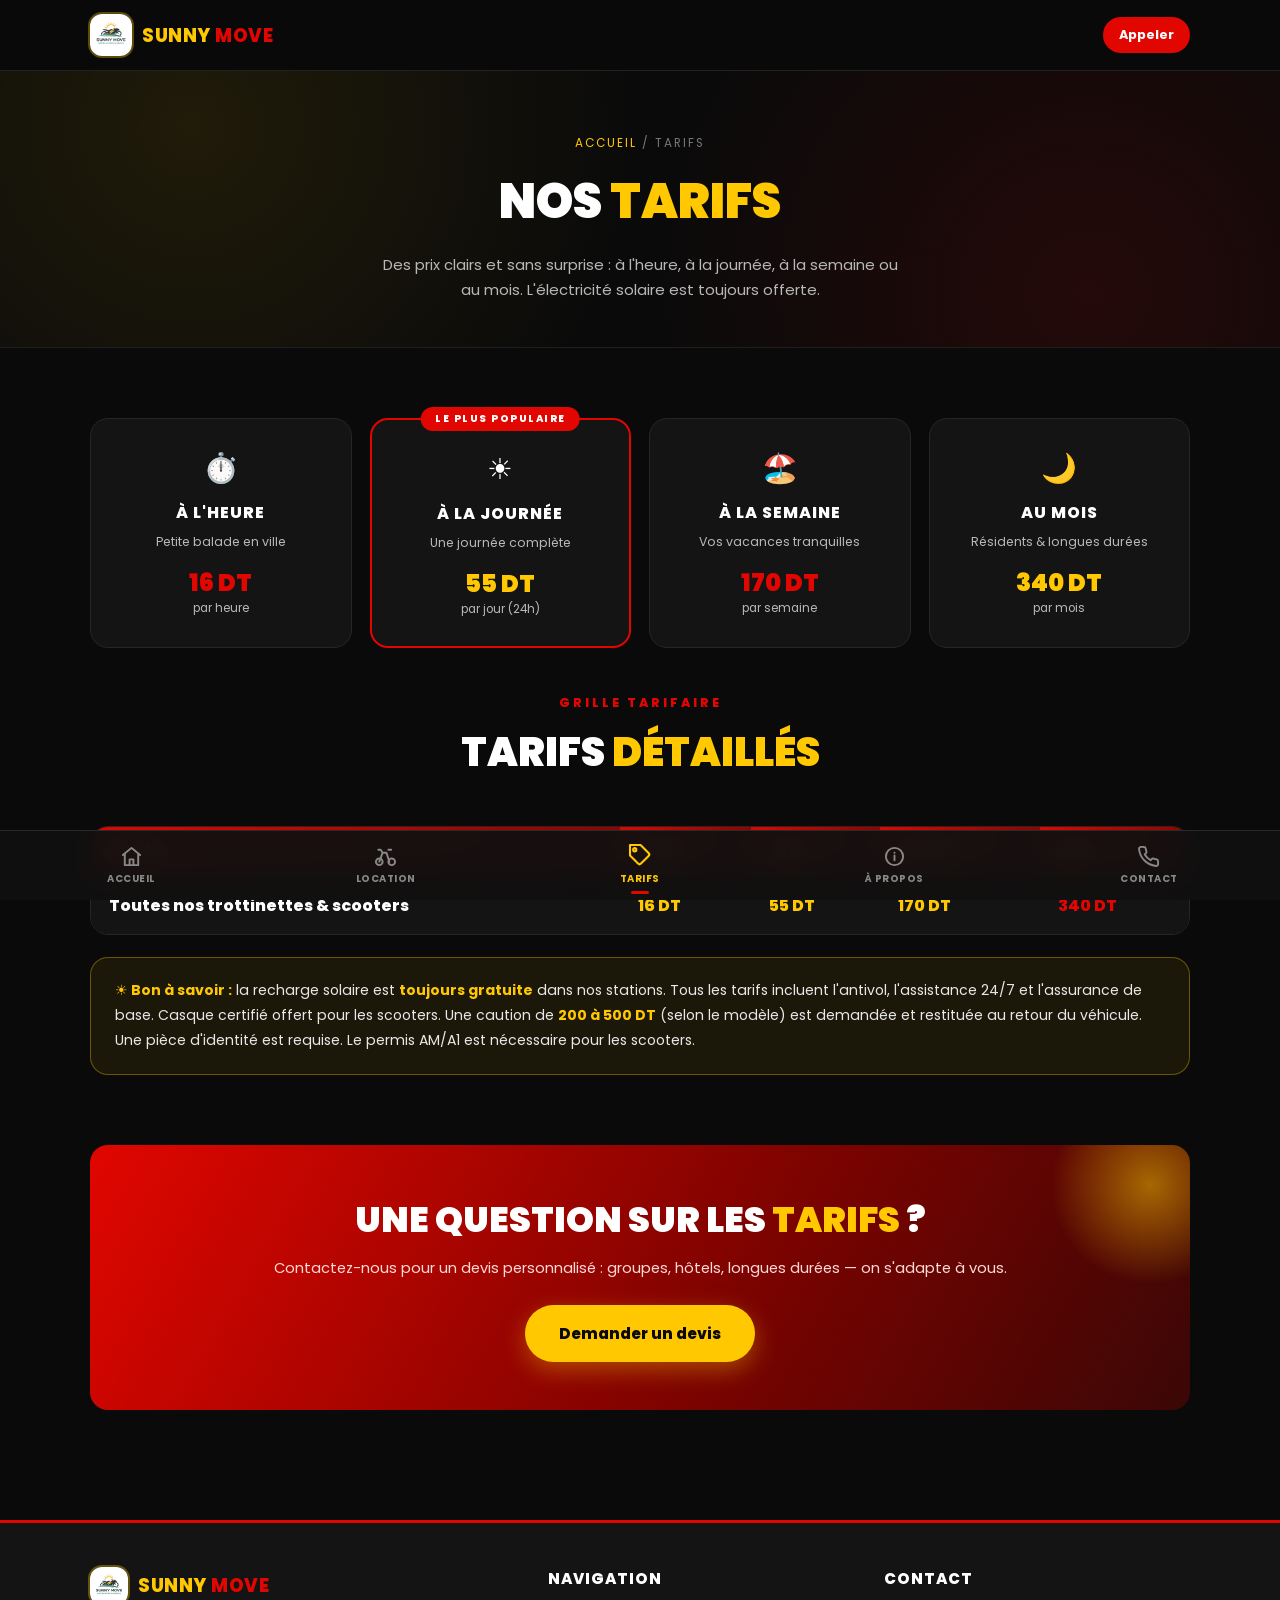
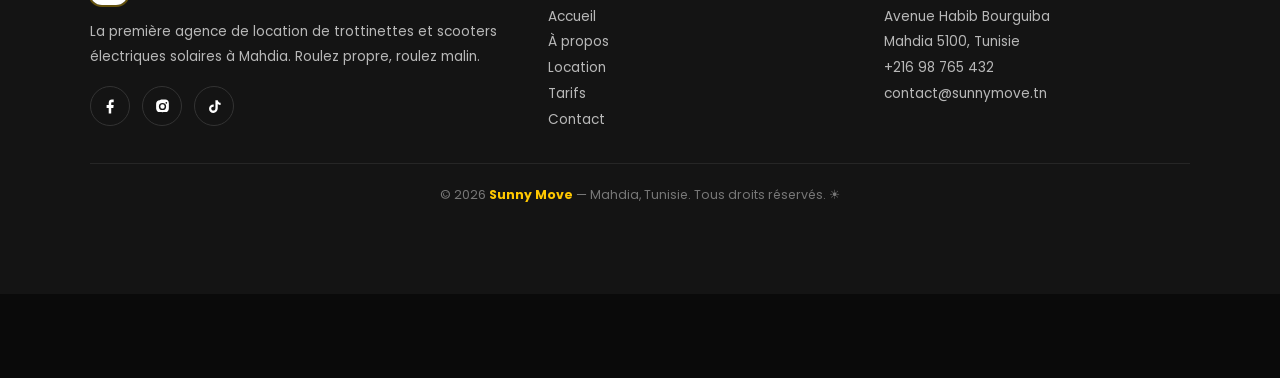
<file: tarifs.html>
<!DOCTYPE html>
<html lang="fr">
<head>
  <meta charset="UTF-8">
  <meta name="viewport" content="width=device-width, initial-scale=1.0, viewport-fit=cover">
  <meta name="theme-color" content="#0a0a0a">
  <meta name="description" content="Tarifs de location des trottinettes et scooters électriques Sunny Move à Mahdia : heure, jour, semaine et mois.">
  <title>Sunny Move | Tarifs</title>
  <link rel="manifest" href="manifest.json">
  <link rel="icon" href="icons/icon-192.png">
  <link rel="preconnect" href="https://fonts.googleapis.com">
  <link href="https://fonts.googleapis.com/css2?family=Poppins:wght@400;600;700;800;900&display=swap" rel="stylesheet">
  <link rel="stylesheet" href="css/style.css">
</head>
<body data-page="tarifs">

  <header class="header">
    <div class="container header-inner">
      <a href="index.html" class="logo">
        <img src="images/logo.jpg" alt="Logo Sunny Move" class="logo-img">
        <span><span class="sun">SUNNY</span> <span class="move">MOVE</span></span>
      </a>
      <a href="tel:+21698765432" class="header-phone">Appeler</a>
    </div>
  </header>

  <section class="page-hero">
    <div class="container">
      <span class="breadcrumb"><a href="index.html">Accueil</a> / Tarifs</span>
      <h1>Nos <span>tarifs</span></h1>
      <p>Des prix clairs et sans surprise : à l'heure, à la journée, à la semaine ou au mois. L'électricité solaire est toujours offerte.</p>
    </div>
  </section>

  <section class="section">
    <div class="container">

      <div class="formules-grid reveal">
        <div class="formule-card">
          <div class="ico">⏱️</div>
          <h3>À l'heure</h3>
          <p class="desc">Petite balade en ville</p>
          <div class="val">16 DT</div>
          <div class="unit">par heure</div>
        </div>
        <div class="formule-card star">
          <span class="tag-star">Le plus populaire</span>
          <div class="ico">☀️</div>
          <h3>À la journée</h3>
          <p class="desc">Une journée complète</p>
          <div class="val">55 DT</div>
          <div class="unit">par jour (24h)</div>
        </div>
        <div class="formule-card">
          <div class="ico">🏖️</div>
          <h3>À la semaine</h3>
          <p class="desc">Vos vacances tranquilles</p>
          <div class="val">170 DT</div>
          <div class="unit">par semaine</div>
        </div>
        <div class="formule-card">
          <div class="ico">🌙</div>
          <h3>Au mois</h3>
          <p class="desc">Résidents &amp; longues durées</p>
          <div class="val">340 DT</div>
          <div class="unit">par mois</div>
        </div>
      </div>

      <div class="section-head reveal">
        <span class="kicker">Grille tarifaire</span>
        <h2>Tarifs <span>détaillés</span></h2>
      </div>

      <div class="tarif-table-wrap reveal">
        <table class="tarif-table">
          <thead>
            <tr>
              <th>Modèle</th>
              <th>Heure</th>
              <th>Jour</th>
              <th>Semaine</th>
              <th>Mois</th>
            </tr>
          </thead>
          <tbody>
            <tr>
              <td>Toutes nos trottinettes &amp; scooters</td>
              <td class="prix-cell">16 DT</td>
              <td class="prix-cell">55 DT</td>
              <td class="prix-cell">170 DT</td>
              <td class="prix-cell moix">340 DT</td>
            </tr>
          </tbody>
        </table>
      </div>

      <div class="tarif-note reveal">
        <strong>☀ Bon à savoir :</strong> la recharge solaire est <strong>toujours gratuite</strong> dans nos stations. Tous les tarifs incluent l'antivol, l'assistance 24/7 et l'assurance de base. Casque certifié offert pour les scooters.
        Une caution de <strong>200 à 500 DT</strong> (selon le modèle) est demandée et restituée au retour du véhicule. Une pièce d'identité est requise. Le permis AM/A1 est nécessaire pour les scooters.
      </div>

    </div>
  </section>

  <section class="section" style="padding-top:0">
    <div class="container">
      <div class="cta-band reveal">
        <h2>Une question sur les <span>tarifs</span> ?</h2>
        <p>Contactez-nous pour un devis personnalisé : groupes, hôtels, longues durées — on s'adapte à vous.</p>
        <a href="contact.html" class="btn btn-jaune">Demander un devis</a>
      </div>
    </div>
  </section>

  <footer class="footer">
    <div class="container">
      <div class="footer-grid">
        <div>
          <a href="index.html" class="logo" style="margin-bottom:14px">
            <img src="images/logo.jpg" alt="Logo Sunny Move" class="logo-img logo-img-footer">
            <span><span class="sun">SUNNY</span> <span class="move">MOVE</span></span>
          </a>
          <p>La première agence de location de trottinettes et scooters électriques solaires à Mahdia. Roulez propre, roulez malin.</p>
          <div class="socials">
            <a href="#" aria-label="Facebook"><svg viewBox="0 0 24 24"><path d="M13 22v-8h3l.5-4H13V7.5c0-1.1.3-1.5 1.6-1.5H16.5V2.2C15.9 2.1 15 2 13.9 2 11.2 2 9.5 3.7 9.5 6.7V10H6.5v4h3v8h3.5z"/></svg></a>
            <a href="#" aria-label="Instagram"><svg viewBox="0 0 24 24"><path d="M12 2c2.7 0 3 .01 4.1.06 2.8.13 4.7 2 4.84 4.84.05 1.1.06 1.4.06 4.1s-.01 3-.06 4.1c-.13 2.8-2 4.7-4.84 4.84-1.1.05-1.4.06-4.1.06s-3-.01-4.1-.06c-2.8-.13-4.7-2-4.84-4.84C3.01 15 3 14.7 3 12s.01-3 .06-4.1C3.19 5.06 5.06 3.19 7.9 3.06 9 3.01 9.3 2 12 2zm0 4.9a5.1 5.1 0 1 0 0 10.2 5.1 5.1 0 0 0 0-10.2zm0 2a3.1 3.1 0 1 1 0 6.2 3.1 3.1 0 0 1 0-6.2zm5.4-3.3a1.2 1.2 0 1 0 0 2.4 1.2 1.2 0 0 0 0-2.4z"/></svg></a>
            <a href="#" aria-label="TikTok"><svg viewBox="0 0 24 24"><path d="M16.6 3c.4 2.2 1.8 3.6 4 3.8v3c-1.5 0-2.9-.5-4-1.3v6.1c0 3.9-2.7 6.4-6.2 6.4A6 6 0 0 1 4.3 15c0-3.5 2.9-6.1 6.6-5.8v3.1c-1.9-.4-3.5.7-3.5 2.6 0 1.7 1.3 2.9 2.9 2.9 1.8 0 3-1.3 3-3.3V3h3.3z"/></svg></a>
          </div>
        </div>
        <div>
          <h4>Navigation</h4>
          <ul>
            <li><a href="index.html">Accueil</a></li>
            <li><a href="apropos.html">À propos</a></li>
            <li><a href="location.html">Location</a></li>
            <li><a href="tarifs.html">Tarifs</a></li>
            <li><a href="contact.html">Contact</a></li>
          </ul>
        </div>
        <div>
          <h4>Contact</h4>
          <ul>
            <li>Avenue Habib Bourguiba<br>Mahdia 5100, Tunisie</li>
            <li><a href="tel:+21698765432">+216 98 765 432</a></li>
            <li><a href="mailto:contact@sunnymove.tn">contact@sunnymove.tn</a></li>
          </ul>
        </div>
      </div>
      <div class="footer-bottom">
        © <span id="annee">2026</span> <strong>Sunny Move</strong> — Mahdia, Tunisie. Tous droits réservés. ☀
      </div>
    </div>
  </footer>

  <nav class="bottom-nav">
    <a href="index.html" class="nav-item">
      <svg viewBox="0 0 24 24"><path d="M3 10.5 12 3l9 7.5"/><path d="M5 9.5V21h14V9.5"/><path d="M10 21v-6h4v6"/></svg>
      Accueil
    </a>
    <a href="location.html" class="nav-item">
      <svg viewBox="0 0 24 24"><circle cx="5.5" cy="17.5" r="3.5"/><circle cx="18.5" cy="17.5" r="3.5"/><path d="M5.5 17.5 9 8h4M13 8l3 9.5M9 8 7 5H4.5M15 5h3"/></svg>
      Location
    </a>
    <a href="tarifs.html" class="nav-item actif">
      <svg viewBox="0 0 24 24"><path d="M20.6 13.4 13.4 20.6a2 2 0 0 1-2.8 0L3 13V3h10l7.6 7.6a2 2 0 0 1 0 2.8z"/><circle cx="7.5" cy="7.5" r="1.5"/></svg>
      Tarifs
    </a>
    <a href="apropos.html" class="nav-item">
      <svg viewBox="0 0 24 24"><circle cx="12" cy="12" r="9"/><path d="M12 8h.01M12 11v5"/></svg>
      À propos
    </a>
    <a href="contact.html" class="nav-item">
      <svg viewBox="0 0 24 24"><path d="M22 16.9v3a2 2 0 0 1-2.2 2A19.8 19.8 0 0 1 2.1 4.2 2 2 0 0 1 4.1 2h3a2 2 0 0 1 2 1.7c.13.96.36 1.9.7 2.8a2 2 0 0 1-.45 2.1L8.1 9.9a16 16 0 0 0 6 6l1.3-1.25a2 2 0 0 1 2.1-.45c.9.34 1.84.57 2.8.7A2 2 0 0 1 22 16.9z"/></svg>
      Contact
    </a>
  </nav>

  <script src="js/main.js"></script>
</body>
</html>
</file>
<file: css/style.css>
:root {
  --noir: #0a0a0a;
  --noir-2: #141414;
  --noir-3: #1e1e1e;
  --blanc: #ffffff;
  --gris: #b8b8b8;
  --rouge: #e10600;
  --jaune: #ffc800;
  --radius: 18px;
  --shadow: 0 10px 30px rgba(0, 0, 0, .5);
}

* { margin: 0; padding: 0; box-sizing: border-box; }

html { scroll-behavior: smooth; }

body {
  font-family: 'Poppins', 'Segoe UI', system-ui, -apple-system, sans-serif;
  background: var(--noir);
  color: var(--blanc);
  min-height: 100vh;
  padding-bottom: 84px;
  overflow-x: hidden;
}

img { max-width: 100%; display: block; }
a { color: inherit; text-decoration: none; }
ul { list-style: none; }

.container { width: min(1100px, 92%); margin: 0 auto; }

/* ===== HEADER ===== */
.header {
  position: sticky;
  top: 0;
  z-index: 50;
  background: rgba(10, 10, 10, .88);
  backdrop-filter: blur(12px);
  border-bottom: 1px solid #222;
}

.header-inner {
  display: flex;
  align-items: center;
  justify-content: space-between;
  padding: 14px 0;
}

.logo {
  display: flex;
  align-items: center;
  gap: 10px;
  font-weight: 800;
  font-size: 1.15rem;
  letter-spacing: .5px;
}

.logo svg { width: 34px; height: 34px; }

.logo .sun { color: var(--jaune); }
.logo .move { color: var(--rouge); }

.header-phone {
  background: var(--rouge);
  color: var(--blanc);
  font-weight: 700;
  font-size: .8rem;
  padding: 9px 16px;
  border-radius: 999px;
  transition: transform .2s, background .2s;
}
.header-phone:hover { background: #ff1a0d; transform: scale(1.05); }

/* ===== HERO ===== */
.hero {
  position: relative;
  min-height: 88vh;
  display: flex;
  align-items: center;
  text-align: center;
  isolation: isolate;
}

.hero::before {
  content: "";
  position: absolute;
  inset: 0;
  background: url("../images/beach.jpg") center/cover no-repeat;
  z-index: -2;
  animation: heroZoom 18s ease-in-out infinite alternate;
}

@keyframes heroZoom {
  from { transform: scale(1); }
  to { transform: scale(1.12); }
}

.hero::after {
  content: "";
  position: absolute;
  inset: 0;
  z-index: -1;
  background: linear-gradient(180deg, rgba(10,10,10,.75) 0%, rgba(10,10,10,.55) 45%, rgba(10,10,10,.96) 100%);
}

.hero-content { padding: 60px 0; }

.badge-solaire {
  display: inline-flex;
  align-items: center;
  gap: 8px;
  background: rgba(255, 200, 0, .12);
  border: 1px solid var(--jaune);
  color: var(--jaune);
  font-size: .78rem;
  font-weight: 700;
  letter-spacing: 1.5px;
  text-transform: uppercase;
  padding: 8px 18px;
  border-radius: 999px;
  margin-bottom: 22px;
}

.hero h1 {
  font-size: clamp(2.4rem, 8vw, 4.2rem);
  font-weight: 900;
  line-height: 1.05;
  text-transform: uppercase;
  letter-spacing: 1px;
}

.hero h1 .titre-jaune { color: var(--jaune); }
.hero h1 .titre-rouge { color: var(--rouge); }

.hero p {
  max-width: 520px;
  margin: 18px auto 30px;
  color: #ddd;
  font-size: 1rem;
  line-height: 1.7;
}

.btn-group {
  display: flex;
  gap: 14px;
  justify-content: center;
  flex-wrap: wrap;
}

.btn {
  display: inline-flex;
  align-items: center;
  justify-content: center;
  gap: 8px;
  padding: 15px 32px;
  border-radius: 999px;
  font-weight: 800;
  font-size: .95rem;
  cursor: pointer;
  border: 2px solid transparent;
  transition: transform .2s, box-shadow .2s, background .2s, color .2s;
}

.btn-jaune {
  background: var(--jaune);
  color: var(--noir);
  box-shadow: 0 8px 24px rgba(255, 200, 0, .35);
}
.btn-jaune:hover { transform: translateY(-3px); box-shadow: 0 14px 32px rgba(255,200,0,.45); }

.btn-rouge {
  background: var(--rouge);
  color: var(--blanc);
  box-shadow: 0 8px 24px rgba(225, 6, 0, .35);
}
.btn-rouge:hover { transform: translateY(-3px); box-shadow: 0 14px 32px rgba(225,6,0,.5); }

.btn-outline {
  border-color: var(--blanc);
  color: var(--blanc);
  background: transparent;
}
.btn-outline:hover { background: var(--blanc); color: var(--noir); transform: translateY(-3px); }

/* ===== SECTIONS ===== */
.section { padding: 70px 0; }

.section-head { text-align: center; margin-bottom: 44px; }

.kicker {
  color: var(--rouge);
  font-weight: 800;
  text-transform: uppercase;
  letter-spacing: 3px;
  font-size: .78rem;
  display: block;
  margin-bottom: 10px;
}

.section-head h2 {
  font-size: clamp(1.7rem, 5vw, 2.5rem);
  font-weight: 900;
  text-transform: uppercase;
}

.section-head h2 span { color: var(--jaune); }

.section-head p { color: var(--gris); margin-top: 12px; max-width: 560px; margin-left: auto; margin-right: auto; line-height: 1.7; }

/* ===== STATS ===== */
.stats {
  display: grid;
  grid-template-columns: repeat(3, 1fr);
  gap: 12px;
  margin-top: -40px;
  position: relative;
  z-index: 5;
}

.stat-card {
  background: var(--noir-2);
  border: 1px solid #262626;
  border-radius: var(--radius);
  text-align: center;
  padding: 22px 10px;
  box-shadow: var(--shadow);
}

.stat-card .num {
  font-size: clamp(1.4rem, 5vw, 2.1rem);
  font-weight: 900;
  color: var(--jaune);
}

.stat-card:nth-child(2) .num { color: var(--rouge); }

.stat-card .label { color: var(--gris); font-size: .72rem; text-transform: uppercase; letter-spacing: 1px; margin-top: 6px; }

/* ===== SERVICES ===== */
.services-grid {
  display: grid;
  grid-template-columns: repeat(auto-fit, minmax(260px, 1fr));
  gap: 18px;
}

.service-card {
  background: linear-gradient(160deg, var(--noir-2), var(--noir-3));
  border: 1px solid #262626;
  border-radius: var(--radius);
  padding: 28px 24px;
  transition: transform .25s, border-color .25s;
  position: relative;
  overflow: hidden;
}

.service-card::before {
  content: "";
  position: absolute;
  top: 0; left: 0;
  width: 100%; height: 4px;
  background: linear-gradient(90deg, var(--jaune), var(--rouge));
  transform: scaleX(0);
  transform-origin: left;
  transition: transform .3s;
}

.service-card:hover { transform: translateY(-6px); border-color: #3a3a3a; }
.service-card:hover::before { transform: scaleX(1); }

.service-icon {
  width: 54px;
  height: 54px;
  border-radius: 14px;
  display: grid;
  place-items: center;
  background: rgba(255, 200, 0, .1);
  margin-bottom: 18px;
}

.service-icon svg { width: 28px; height: 28px; stroke: var(--jaune); fill: none; stroke-width: 2; stroke-linecap: round; stroke-linejoin: round; }

.service-card:nth-child(even) .service-icon { background: rgba(225, 6, 0, .12); }
.service-card:nth-child(even) .service-icon svg { stroke: var(--rouge); }

.service-card h3 { font-size: 1.05rem; font-weight: 800; margin-bottom: 8px; }
.service-card p { color: var(--gris); font-size: .88rem; line-height: 1.65; }

/* ===== MOTOS (cards) ===== */
.motos-grid {
  display: grid;
  grid-template-columns: repeat(auto-fill, minmax(270px, 1fr));
  gap: 20px;
}

.moto-card {
  background: var(--noir-2);
  border: 1px solid #262626;
  border-radius: var(--radius);
  overflow: hidden;
  transition: transform .25s, box-shadow .25s;
  display: flex;
  flex-direction: column;
}

.moto-card:hover { transform: translateY(-6px); box-shadow: var(--shadow); }

.moto-photo { position: relative; aspect-ratio: 16/10; overflow: hidden; }

.moto-photo img { width: 100%; height: 100%; object-fit: cover; transition: transform .5s; }
.moto-card:hover .moto-photo img { transform: scale(1.08); }

.moto-badge {
  position: absolute;
  top: 12px;
  left: 12px;
  font-size: .68rem;
  font-weight: 800;
  text-transform: uppercase;
  letter-spacing: 1px;
  padding: 6px 12px;
  border-radius: 999px;
  display: inline-flex;
  align-items: center;
  gap: 6px;
}

.moto-badge.dispo { background: var(--jaune); color: var(--noir); }
.moto-badge.indispo { background: var(--rouge); color: var(--blanc); }

.moto-dot { width: 7px; height: 7px; border-radius: 50%; background: currentColor; }

.moto-body { padding: 20px; display: flex; flex-direction: column; flex: 1; }

.moto-body h3 { font-size: 1.15rem; font-weight: 800; }

.moto-specs {
  display: flex;
  gap: 14px;
  margin: 12px 0;
  flex-wrap: wrap;
}

.moto-specs span {
  font-size: .74rem;
  color: var(--gris);
  display: inline-flex;
  align-items: center;
  gap: 5px;
}

.moto-specs svg { width: 14px; height: 14px; stroke: var(--jaune); fill: none; stroke-width: 2; }

.moto-prix {
  margin-top: auto;
  border-top: 1px dashed #333;
  padding-top: 14px;
  display: flex;
  align-items: baseline;
  justify-content: space-between;
  gap: 8px;
}

.moto-prix .prix { font-size: 1.35rem; font-weight: 900; color: var(--jaune); }
.moto-prix .prix small { font-size: .72rem; color: var(--gris); font-weight: 600; }
.moto-prix .par { font-size: .72rem; color: var(--gris); }

.moto-card.indisponible .moto-photo img { filter: grayscale(1) brightness(.55); }
.moto-card.indisponible .moto-prix .prix { color: var(--gris); }

.moto-actions { padding: 0 20px 20px; }

.moto-actions .btn { width: 100%; padding: 13px; font-size: .85rem; }

/* ===== FILTRES ===== */
.filtres {
  display: flex;
  gap: 10px;
  justify-content: center;
  flex-wrap: wrap;
  margin-bottom: 34px;
}

.filtre-btn {
  background: var(--noir-2);
  border: 1px solid #333;
  color: var(--gris);
  font-family: inherit;
  font-weight: 700;
  font-size: .82rem;
  padding: 11px 22px;
  border-radius: 999px;
  cursor: pointer;
  transition: all .2s;
}

.filtre-btn.actif { background: var(--jaune); color: var(--noir); border-color: var(--jaune); }
.filtre-btn:hover:not(.actif) { border-color: var(--jaune); color: var(--blanc); }

/* ===== TARIFS ===== */
.tarif-table-wrap { overflow-x: auto; border-radius: var(--radius); border: 1px solid #262626; }

.tarif-table { width: 100%; border-collapse: collapse; min-width: 640px; background: var(--noir-2); }

.tarif-table th, .tarif-table td { padding: 16px 18px; text-align: left; }

.tarif-table thead th {
  background: linear-gradient(90deg, var(--rouge), #8f0400);
  color: var(--blanc);
  text-transform: uppercase;
  font-size: .74rem;
  letter-spacing: 1.5px;
}

.tarif-table tbody tr { border-top: 1px solid #262626; transition: background .2s; }
.tarif-table tbody tr:hover { background: #1c1c1c; }

.tarif-table td:first-child { font-weight: 800; }

.tarif-table .prix-cell { color: var(--jaune); font-weight: 800; white-space: nowrap; }
.tarif-table .prix-cell.moix { color: var(--rouge); }

.tarif-note {
  margin-top: 22px;
  background: rgba(255, 200, 0, .07);
  border: 1px solid rgba(255, 200, 0, .35);
  border-radius: var(--radius);
  padding: 20px 24px;
  color: #e8e8e8;
  font-size: .88rem;
  line-height: 1.8;
}

.tarif-note strong { color: var(--jaune); }

.formules-grid {
  display: grid;
  grid-template-columns: repeat(auto-fit, minmax(220px, 1fr));
  gap: 18px;
  margin-bottom: 46px;
}

.formule-card {
  background: var(--noir-2);
  border: 1px solid #262626;
  border-radius: var(--radius);
  padding: 28px 22px;
  text-align: center;
  transition: transform .25s, border-color .25s;
}

.formule-card:hover { transform: translateY(-6px); border-color: var(--jaune); }

.formule-card.star { border: 2px solid var(--rouge); position: relative; }

.formule-card .tag-star {
  position: absolute;
  top: -13px;
  left: 50%;
  transform: translateX(-50%);
  background: var(--rouge);
  color: var(--blanc);
  font-size: .62rem;
  font-weight: 800;
  letter-spacing: 1.5px;
  text-transform: uppercase;
  padding: 5px 14px;
  border-radius: 999px;
  white-space: nowrap;
}

.formule-card .ico { font-size: 1.8rem; margin-bottom: 10px; }
.formule-card h3 { font-size: 1rem; font-weight: 800; text-transform: uppercase; letter-spacing: 1px; }
.formule-card .desc { color: var(--gris); font-size: .78rem; margin: 8px 0 14px; }
.formule-card .val { font-size: 1.5rem; font-weight: 900; color: var(--jaune); }
.formule-card:nth-child(odd) .val { color: var(--rouge); }
.formule-card .unit { color: var(--gris); font-size: .74rem; }

/* ===== A PROPOS ===== */
.about-hero-img {
  border-radius: var(--radius);
  overflow: hidden;
  box-shadow: var(--shadow);
  margin-bottom: 40px;
  position: relative;
}

.about-hero-img img { width: 100%; height: 340px; object-fit: cover; }

.about-grid {
  display: grid;
  grid-template-columns: 1fr 1fr;
  gap: 34px;
  align-items: center;
  margin-bottom: 56px;
}

.about-text h2 { font-size: clamp(1.5rem, 5vw, 2.2rem); font-weight: 900; text-transform: uppercase; margin-bottom: 16px; }
.about-text h2 span { color: var(--jaune); }
.about-text p { color: var(--gris); line-height: 1.85; margin-bottom: 14px; font-size: .93rem; }
.about-text strong { color: var(--blanc); }

.valeurs-grid {
  display: grid;
  grid-template-columns: repeat(auto-fit, minmax(230px, 1fr));
  gap: 18px;
}

.valeur-card {
  background: var(--noir-2);
  border: 1px solid #262626;
  border-radius: var(--radius);
  padding: 26px 22px;
  text-align: center;
  transition: transform .25s;
}

.valeur-card:hover { transform: translateY(-6px); }

.valeur-card .emoji { font-size: 2rem; display: block; margin-bottom: 12px; }
.valeur-card h3 { font-size: 1rem; font-weight: 800; margin-bottom: 8px; }
.valeur-card h3 span { color: var(--rouge); }
.valeur-card p { color: var(--gris); font-size: .84rem; line-height: 1.65; }

/* ===== CONTACT ===== */
.contact-grid {
  display: grid;
  grid-template-columns: 1fr 1fr;
  gap: 26px;
  align-items: start;
}

.contact-form {
  background: var(--noir-2);
  border: 1px solid #262626;
  border-radius: var(--radius);
  padding: 28px 24px;
}

.contact-form h3 { font-size: 1.15rem; font-weight: 800; margin-bottom: 20px; }
.contact-form h3 span { color: var(--jaune); }

.field { margin-bottom: 16px; }

.field label {
  display: block;
  font-size: .76rem;
  font-weight: 700;
  text-transform: uppercase;
  letter-spacing: 1px;
  color: var(--gris);
  margin-bottom: 7px;
}

.field input, .field textarea, .field select {
  width: 100%;
  background: var(--noir);
  border: 1px solid #333;
  border-radius: 12px;
  color: var(--blanc);
  font-family: inherit;
  font-size: .92rem;
  padding: 13px 16px;
  outline: none;
  transition: border-color .2s, box-shadow .2s;
}

.field input:focus, .field textarea:focus, .field select:focus {
  border-color: var(--jaune);
  box-shadow: 0 0 0 3px rgba(255, 200, 0, .15);
}

.field textarea { resize: vertical; min-height: 110px; }

.contact-info { display: flex; flex-direction: column; gap: 16px; }

.info-card {
  background: var(--noir-2);
  border: 1px solid #262626;
  border-radius: var(--radius);
  padding: 20px 22px;
  display: flex;
  gap: 16px;
  align-items: flex-start;
  transition: border-color .2s;
}

.info-card:hover { border-color: var(--jaune); }

.info-ico {
  width: 46px;
  height: 46px;
  flex-shrink: 0;
  border-radius: 12px;
  background: rgba(225, 6, 0, .12);
  display: grid;
  place-items: center;
}

.info-ico svg { width: 22px; height: 22px; stroke: var(--rouge); fill: none; stroke-width: 2; stroke-linecap: round; stroke-linejoin: round; }

.info-card:nth-child(even) .info-ico { background: rgba(255, 200, 0, .1); }
.info-card:nth-child(even) .info-ico svg { stroke: var(--jaune); }

.info-card h4 { font-size: .95rem; font-weight: 800; margin-bottom: 4px; }
.info-card p { color: var(--gris); font-size: .85rem; line-height: 1.6; }
.info-card a { color: var(--jaune); font-weight: 600; }

.map-block {
  margin-top: 26px;
  border-radius: var(--radius);
  overflow: hidden;
  border: 1px solid #262626;
  position: relative;
  display: block;
}

.map-block img { width: 100%; height: 240px; object-fit: cover; opacity: .8; }

.map-overlay {
  position: absolute;
  inset: 0;
  display: grid;
  place-items: center;
  background: rgba(10, 10, 10, .45);
  transition: background .2s;
}

.map-block:hover .map-overlay { background: rgba(10, 10, 10, .25); }

.map-overlay span {
  background: var(--rouge);
  padding: 12px 26px;
  border-radius: 999px;
  font-weight: 800;
  font-size: .85rem;
  box-shadow: 0 8px 24px rgba(225, 6, 0, .4);
}

.form-success {
  display: none;
  background: rgba(255, 200, 0, .1);
  border: 1px solid var(--jaune);
  color: var(--jaune);
  border-radius: 12px;
  padding: 16px;
  font-size: .88rem;
  font-weight: 600;
  text-align: center;
  margin-top: 16px;
}

.form-success.visible { display: block; animation: popIn .4s ease; }

@keyframes popIn {
  from { opacity: 0; transform: scale(.92); }
  to { opacity: 1; transform: scale(1); }
}

/* ===== CTA BAND ===== */
.cta-band {
  background: linear-gradient(120deg, var(--rouge) 0%, #7a0300 60%, var(--noir) 130%);
  border-radius: var(--radius);
  padding: 48px 30px;
  text-align: center;
  position: relative;
  overflow: hidden;
}

.cta-band::after {
  content: "";
  position: absolute;
  right: -60px;
  top: -60px;
  width: 200px;
  height: 200px;
  border-radius: 50%;
  background: radial-gradient(circle, rgba(255,200,0,.5), transparent 70%);
}

.cta-band h2 { font-size: clamp(1.5rem, 5vw, 2.2rem); font-weight: 900; text-transform: uppercase; margin-bottom: 12px; }
.cta-band h2 span { color: var(--jaune); }
.cta-band p { color: #ffd9d6; margin-bottom: 26px; font-size: .92rem; }

/* ===== SOLAIRE SECTION ===== */
.solar-section {
  position: relative;
  border-radius: var(--radius);
  overflow: hidden;
  isolation: isolate;
  min-height: 380px;
  display: flex;
  align-items: flex-end;
}

.solar-section::before {
  content: "";
  position: absolute;
  inset: 0;
  background: url("../images/solar1.jpg") center/cover no-repeat;
  z-index: -2;
}

.solar-section::after {
  content: "";
  position: absolute;
  inset: 0;
  background: linear-gradient(0deg, rgba(10,10,10,.95) 15%, rgba(10,10,10,.3));
  z-index: -1;
}

.solar-content { padding: 36px 28px; }

.solar-content h2 { font-size: clamp(1.5rem, 5vw, 2.2rem); font-weight: 900; text-transform: uppercase; }
.solar-content h2 span { color: var(--jaune); }
.solar-content p { color: #ddd; max-width: 480px; margin: 12px 0 22px; line-height: 1.75; font-size: .92rem; }

/* ===== FOOTER ===== */
.footer {
  background: var(--noir-2);
  border-top: 3px solid var(--rouge);
  padding: 44px 0 90px;
  margin-top: 40px;
}

.footer-grid {
  display: grid;
  grid-template-columns: 1.4fr 1fr 1fr;
  gap: 30px;
  margin-bottom: 30px;
}

.footer h4 { font-size: .95rem; font-weight: 800; margin-bottom: 14px; text-transform: uppercase; letter-spacing: 1px; }
.footer h4 span { color: var(--jaune); }

.footer p, .footer li { color: var(--gris); font-size: .85rem; line-height: 1.9; }
.footer a:hover { color: var(--jaune); }

.socials { display: flex; gap: 12px; margin-top: 16px; }

.socials a {
  width: 40px;
  height: 40px;
  border-radius: 50%;
  border: 1px solid #333;
  display: grid;
  place-items: center;
  transition: all .2s;
}

.socials a:hover { background: var(--rouge); border-color: var(--rouge); transform: translateY(-3px); }
.socials svg { width: 17px; height: 17px; fill: var(--blanc); }

.footer-bottom {
  border-top: 1px solid #262626;
  padding-top: 22px;
  text-align: center;
  color: #777;
  font-size: .78rem;
}

.footer-bottom strong { color: var(--jaune); }

/* ===== BOTTOM NAV ===== */
.bottom-nav {
  position: fixed;
  bottom: 0;
  left: 0;
  right: 0;
  z-index: 100;
  background: rgba(16, 16, 16, .95);
  backdrop-filter: blur(14px);
  border-top: 1px solid #2a2a2a;
  display: flex;
  justify-content: space-around;
  padding: 8px 4px calc(8px + env(safe-area-inset-bottom));
}

.nav-item {
  display: flex;
  flex-direction: column;
  align-items: center;
  gap: 4px;
  font-size: .62rem;
  font-weight: 700;
  text-transform: uppercase;
  letter-spacing: .5px;
  color: #888;
  padding: 6px 10px;
  border-radius: 12px;
  transition: color .2s;
  position: relative;
  flex: 1;
  max-width: 90px;
}

.nav-item svg { width: 23px; height: 23px; stroke: currentColor; fill: none; stroke-width: 2; stroke-linecap: round; stroke-linejoin: round; transition: transform .2s; }

.nav-item.actif { color: var(--jaune); }
.nav-item.actif svg { transform: translateY(-2px) scale(1.1); }
.nav-item.actif::after {
  content: "";
  position: absolute;
  bottom: -2px;
  width: 18px;
  height: 3px;
  border-radius: 3px;
  background: var(--rouge);
}

.nav-item:hover:not(.actif) { color: var(--blanc); }

/* ===== PAGE HERO (pages internes) ===== */
.page-hero {
  padding: 64px 0 44px;
  text-align: center;
  background:
    radial-gradient(circle at 15% 20%, rgba(255, 200, 0, .09), transparent 40%),
    radial-gradient(circle at 85% 80%, rgba(225, 6, 0, .12), transparent 40%);
  border-bottom: 1px solid #1f1f1f;
}

.page-hero h1 {
  font-size: clamp(2rem, 7vw, 3rem);
  font-weight: 900;
  text-transform: uppercase;
}

.page-hero h1 span { color: var(--jaune); }
.page-hero .rouge { color: var(--rouge); }

.page-hero p { color: var(--gris); max-width: 520px; margin: 14px auto 0; line-height: 1.7; font-size: .93rem; }

.breadcrumb {
  font-size: .74rem;
  color: #777;
  text-transform: uppercase;
  letter-spacing: 2px;
  margin-bottom: 14px;
  display: block;
}

.breadcrumb a { color: var(--jaune); }

/* ===== REVEAL ANIMATION ===== */
.reveal { opacity: 0; transform: translateY(28px); transition: opacity .6s ease, transform .6s ease; }
.reveal.visible { opacity: 1; transform: translateY(0); }

/* ===== RESPONSIVE ===== */
@media (max-width: 760px) {
  .about-grid, .contact-grid { grid-template-columns: 1fr; }
  .footer-grid { grid-template-columns: 1fr; gap: 24px; }
  .hero { min-height: 80vh; }
  .stats { grid-template-columns: repeat(3, 1fr); gap: 8px; }
  .stat-card { padding: 16px 6px; }
  .section { padding: 52px 0; }
}

@media (min-width: 761px) and (max-width: 1024px) {
  .about-grid { grid-template-columns: 1fr; }
}

.logo-img {
  width: 42px;
  height: 42px;
  object-fit: cover;
  border-radius: 12px;
  box-shadow: 0 0 0 2px rgba(255, 200, 0, .35);
}

.logo-img-footer { width: 38px; height: 38px; }

.moto-type {
  display: inline-block;
  font-size: .68rem;
  font-weight: 700;
  text-transform: uppercase;
  letter-spacing: 1px;
  color: var(--rouge);
  background: rgba(225, 6, 0, .1);
  padding: 4px 10px;
  border-radius: 999px;
  margin-top: 8px;
}
</file>
